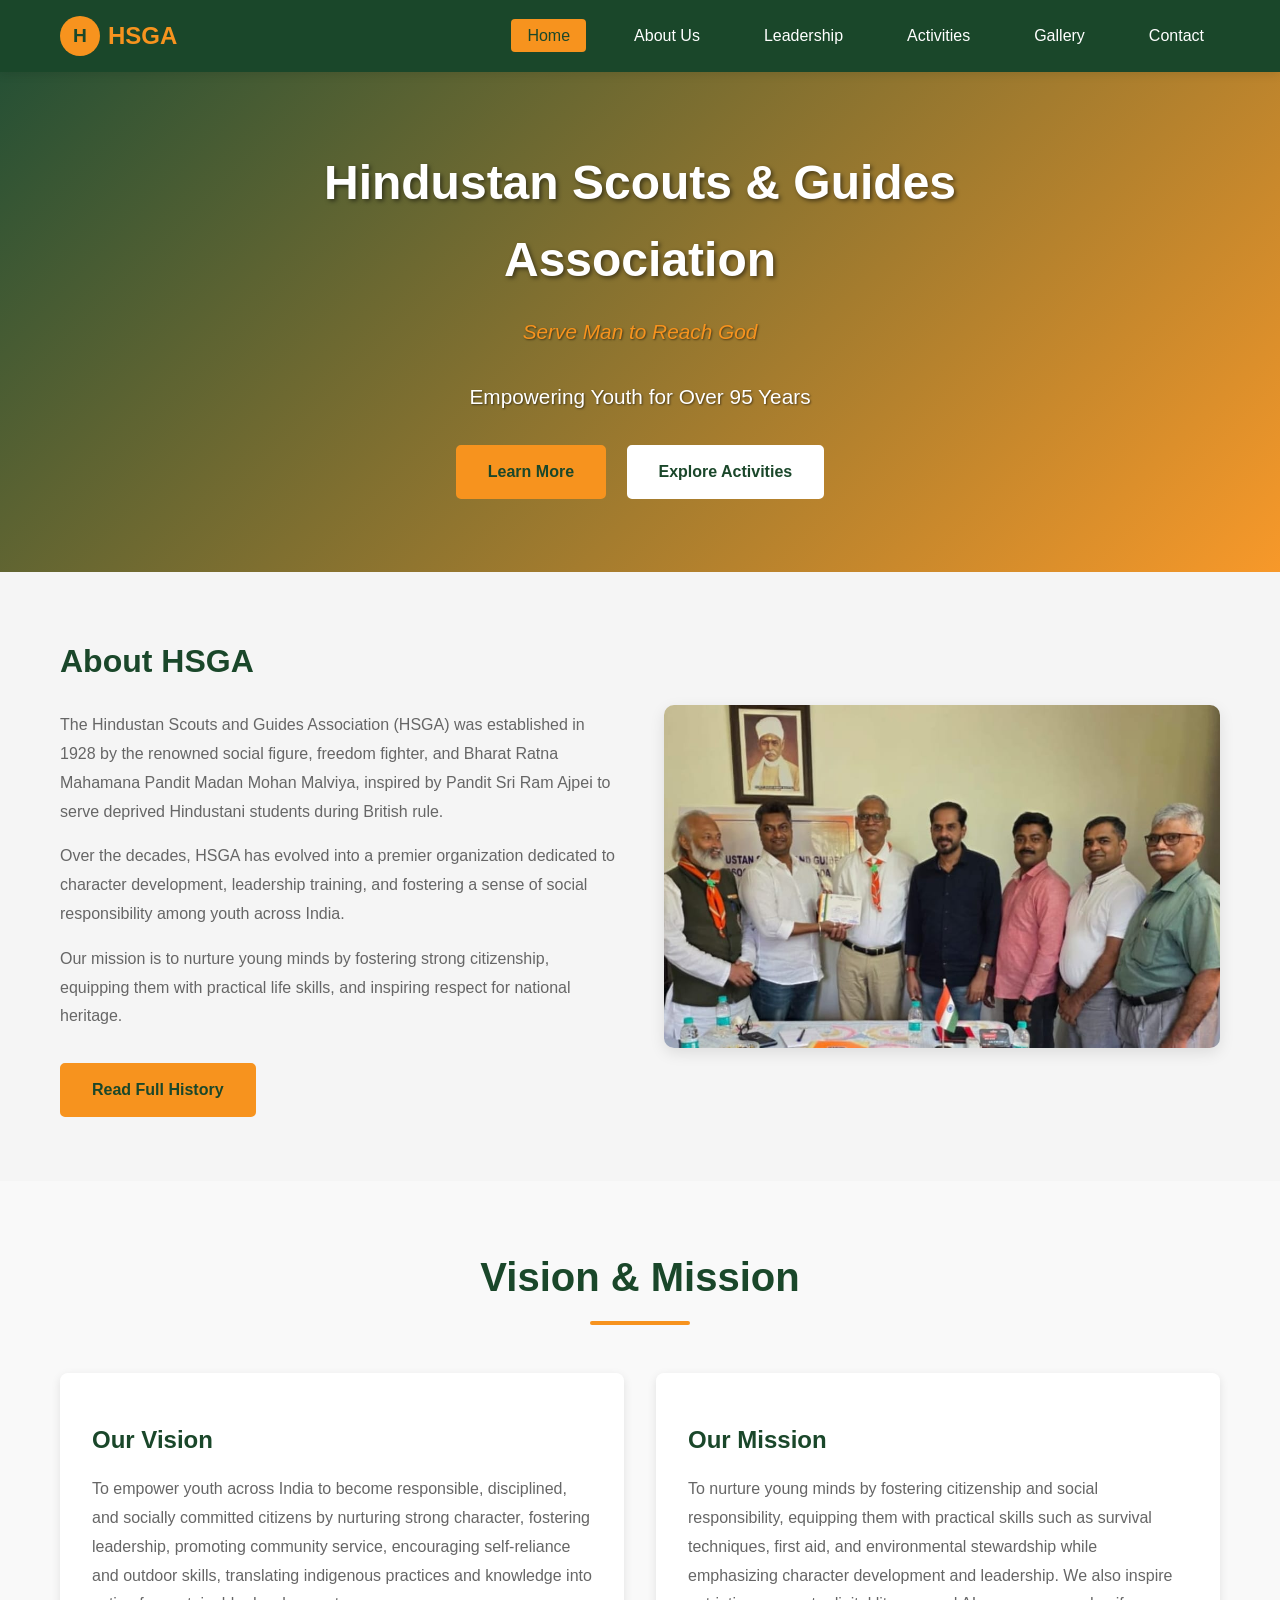
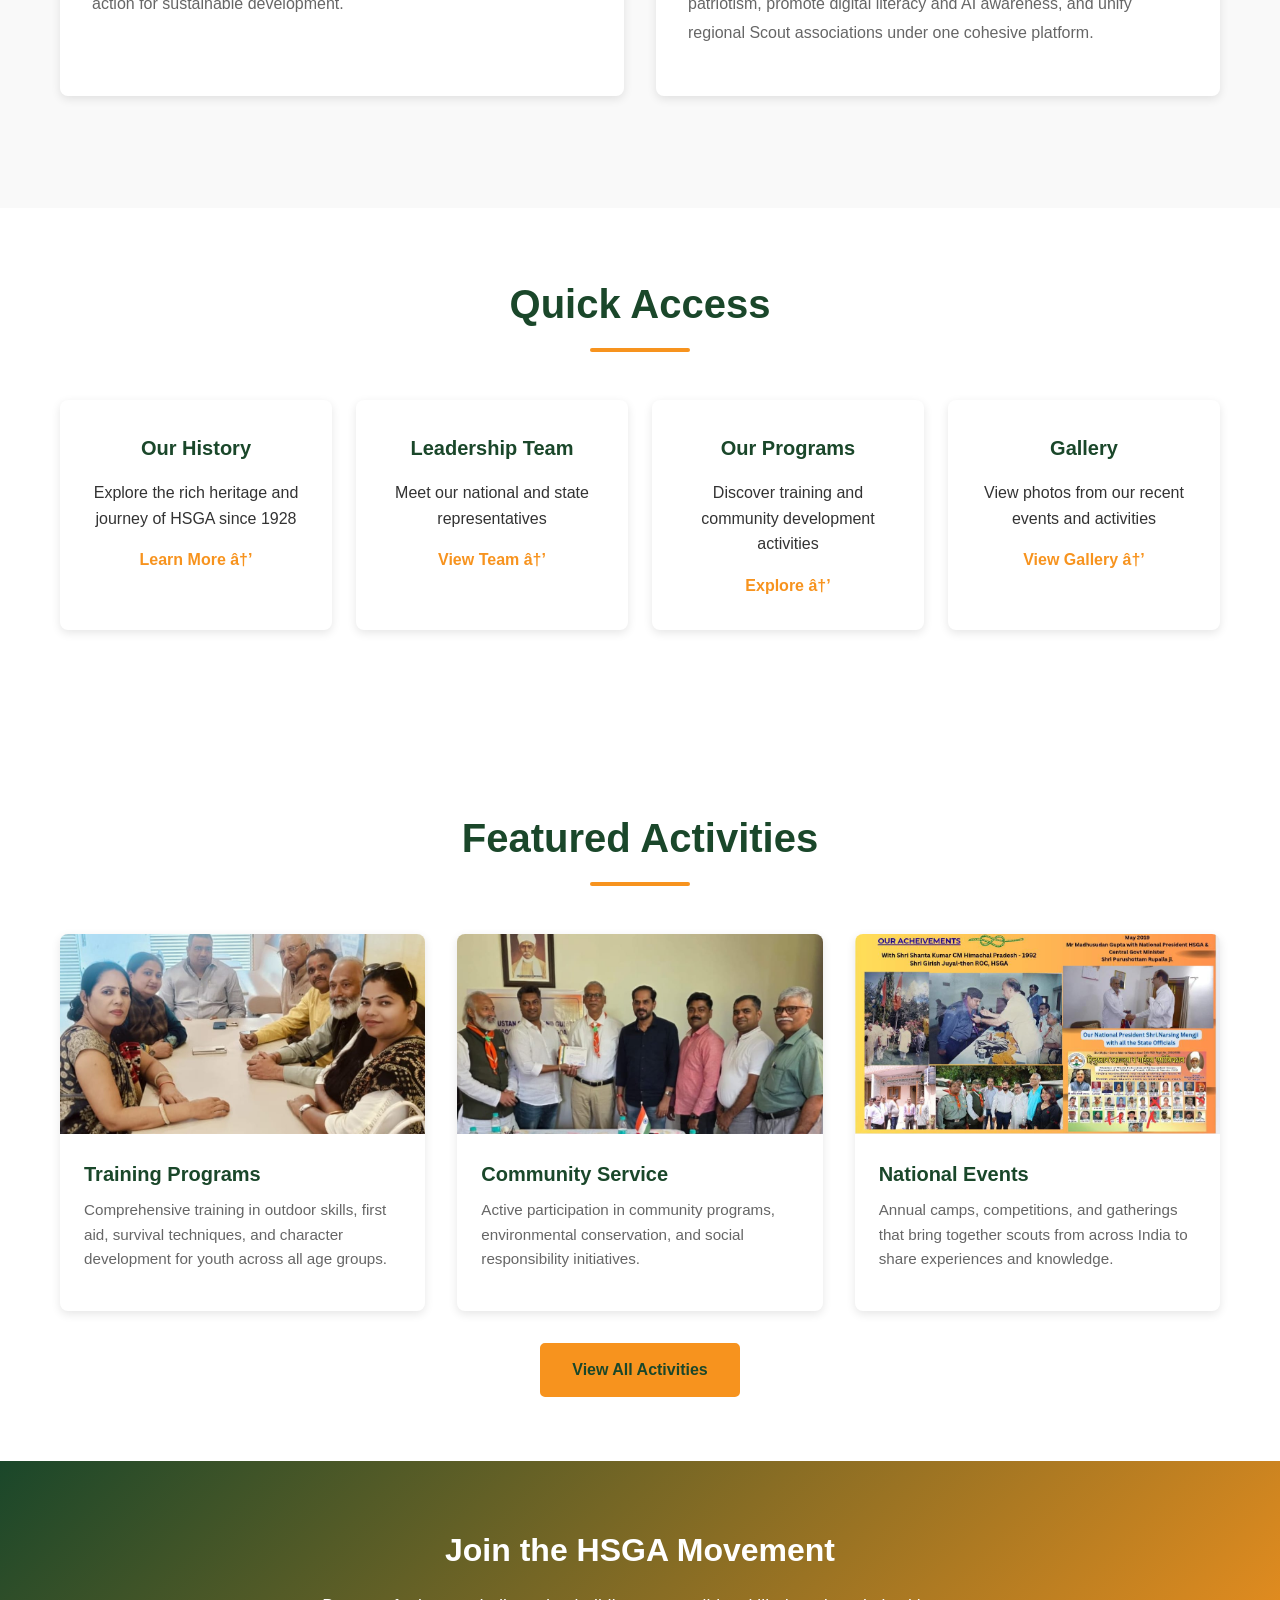
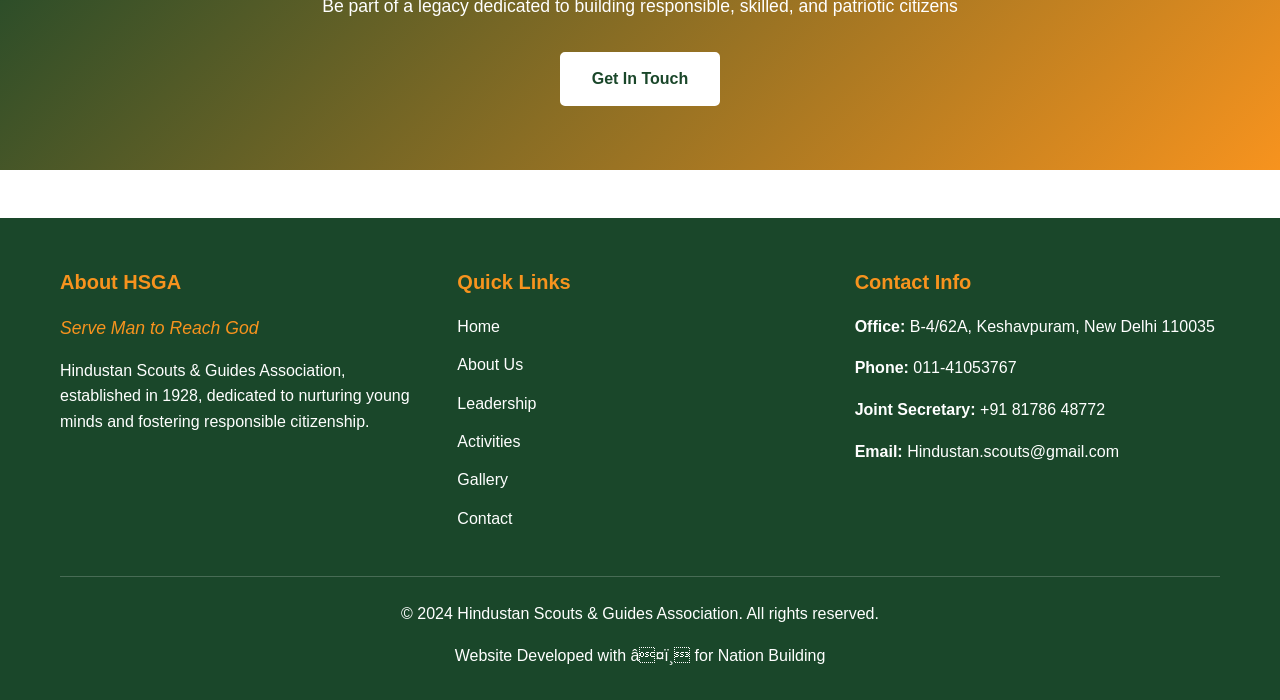
<file: index.html>
﻿<!DOCTYPE html>
<html lang="en">
<head>
    <meta charset="UTF-8">
    <meta name="viewport" content="width=device-width, initial-scale=1.0">
    <title>Home - Hindustan Scouts & Guides Association</title>
    <link rel="stylesheet" href="css/style.css">
</head>
<body>
    <!-- Navigation Bar -->
    <nav class="navbar">
        <div class="nav-container">
            <div class="logo">
                <div class="logo-icon">H</div>
                HSGA
            </div>
            <ul class="nav-links">
                <li><a href="index.html" class="active">Home</a></li>
                <li><a href="about.html">About Us</a></li>
                <li><a href="leadership.html">Leadership</a></li>
                <li><a href="activities.html">Activities</a></li>
                <li><a href="gallery.html">Gallery</a></li>
                <li><a href="contact.html">Contact</a></li>
            </ul>
            <div class="hamburger">
                <span></span>
                <span></span>
                <span></span>
            </div>
        </div>
    </nav>

    <!-- Hero Section -->
    <section class="hero">
        <div class="hero-content">
            <h1>Hindustan Scouts & Guides Association</h1>
            <p class="motto">Serve Man to Reach God</p>
            <p>Empowering Youth for Over 95 Years</p>
            <div style="margin-top: 2rem;">
                <a href="about.html" class="btn">Learn More</a>
                <a href="#activities-preview" class="btn btn-secondary" style="margin-left: 1rem;">Explore Activities</a>
            </div>
        </div>
    </section>

    <!-- Introduction Section -->
    <section class="section intro-section">
        <div class="container">
            <div class="intro-grid">
                <div class="intro-content">
                    <h2>About HSGA</h2>
                    <p>The Hindustan Scouts and Guides Association (HSGA) was established in 1928 by the renowned social figure, freedom fighter, and Bharat Ratna Mahamana Pandit Madan Mohan Malviya, inspired by Pandit Sri Ram Ajpei to serve deprived Hindustani students during British rule.</p>
                    <p>Over the decades, HSGA has evolved into a premier organization dedicated to character development, leadership training, and fostering a sense of social responsibility among youth across India.</p>
                    <p>Our mission is to nurture young minds by fostering strong citizenship, equipping them with practical life skills, and inspiring respect for national heritage.</p>
                    <a href="about.html" class="btn" style="margin-top: 1rem;">Read Full History</a>
                </div>
                <div class="intro-image">
                    <img src="HSGA/Goa team.jpeg" alt="HSGA Team">
                </div>
            </div>
        </div>
    </section>

    <!-- Vision & Mission Section -->
    <section class="section" style="background-color: #f9f9f9;">
        <div class="container">
            <h2 class="section-title">Vision & Mission</h2>
            <div class="vision-mission-grid">
                <div class="card">
                    <div class="card-icon"></div>
                    <h3>Our Vision</h3>
                    <p>To empower youth across India to become responsible, disciplined, and socially committed citizens by nurturing strong character, fostering leadership, promoting community service, encouraging self-reliance and outdoor skills, translating indigenous practices and knowledge into action for sustainable development.</p>
                </div>
                <div class="card">
                    <div class="card-icon"></div>
                    <h3>Our Mission</h3>
                    <p>To nurture young minds by fostering citizenship and social responsibility, equipping them with practical skills such as survival techniques, first aid, and environmental stewardship while emphasizing character development and leadership. We also inspire patriotism, promote digital literacy and AI awareness, and unify regional Scout associations under one cohesive platform.</p>
                </div>
            </div>
        </div>
    </section>

    <!-- Quick Links Section -->
    <section class="section">
        <div class="container">
            <h2 class="section-title">Quick Access</h2>
            <div class="quick-links">
                <div class="quick-link">
                    <h4>Our History</h4>
                    <p>Explore the rich heritage and journey of HSGA since 1928</p>
                    <a href="about.html">Learn More â†’</a>
                </div>
                <div class="quick-link">
                    <h4>Leadership Team</h4>
                    <p>Meet our national and state representatives</p>
                    <a href="leadership.html">View Team â†’</a>
                </div>
                <div class="quick-link">
                    <h4>Our Programs</h4>
                    <p>Discover training and community development activities</p>
                    <a href="activities.html">Explore â†’</a>
                </div>
                <div class="quick-link">
                    <h4>Gallery</h4>
                    <p>View photos from our recent events and activities</p>
                    <a href="gallery.html">View Gallery â†’</a>
                </div>
            </div>
        </div>
    </section>

    <!-- Activities Preview Section -->
    <section class="section" id="activities-preview">
        <div class="container">
            <h2 class="section-title">Featured Activities</h2>
            <div class="activities-grid">
                <div class="activity-card">
                    <div class="activity-image">
                        <img src="HSGA/Haryana Team.jpeg" alt="Training Programs">
                    </div>
                    <div class="activity-content">
                        <h4>Training Programs</h4>
                        <p>Comprehensive training in outdoor skills, first aid, survival techniques, and character development for youth across all age groups.</p>
                    </div>
                </div>
                <div class="activity-card">
                    <div class="activity-image">
                        <img src="HSGA/Goa team.jpeg" alt="Community Service">
                    </div>
                    <div class="activity-content">
                        <h4>Community Service</h4>
                        <p>Active participation in community programs, environmental conservation, and social responsibility initiatives.</p>
                    </div>
                </div>
                <div class="activity-card">
                    <div class="activity-image">
                        <img src="HSGA/WhatsApp Image 2026-02-27 at 12.59.08 PM.jpeg" alt="National Events">
                    </div>
                    <div class="activity-content">
                        <h4>National Events</h4>
                        <p>Annual camps, competitions, and gatherings that bring together scouts from across India to share experiences and knowledge.</p>
                    </div>
                </div>
            </div>
            <div style="text-align: center; margin-top: 2rem;">
                <a href="activities.html" class="btn">View All Activities</a>
            </div>
        </div>
    </section>

    <!-- Call to Action Section -->
    <section class="section" style="background: linear-gradient(135deg, #1a472a, #f7931e); color: white;">
        <div class="container">
            <h2 style="color: white; text-align: center; font-size: 2rem;">Join the HSGA Movement</h2>
            <p style="text-align: center; font-size: 1.1rem; margin-bottom: 2rem;">Be part of a legacy dedicated to building responsible, skilled, and patriotic citizens</p>
            <div style="text-align: center;">
                <a href="contact.html" class="btn btn-secondary">Get In Touch</a>
            </div>
        </div>
    </section>

    <!-- Footer -->
    <footer>
        <div class="container">
            <div class="footer-content">
                <div class="footer-section">
                    <h4>About HSGA</h4>
                    <div class="motto">Serve Man to Reach God</div>
                    <p>Hindustan Scouts & Guides Association, established in 1928, dedicated to nurturing young minds and fostering responsible citizenship.</p>
                </div>
                <div class="footer-section">
                    <h4>Quick Links</h4>
                    <ul>
                        <li><a href="index.html">Home</a></li>
                        <li><a href="about.html">About Us</a></li>
                        <li><a href="leadership.html">Leadership</a></li>
                        <li><a href="activities.html">Activities</a></li>
                        <li><a href="gallery.html">Gallery</a></li>
                        <li><a href="contact.html">Contact</a></li>
                    </ul>
                </div>
                <div class="footer-section">
                    <h4>Contact Info</h4>
                    <p><strong>Office:</strong> B-4/62A, Keshavpuram, New Delhi 110035</p>
                    <p><strong>Phone:</strong> 011-41053767</p>
                    <p><strong>Joint Secretary:</strong> +91 81786 48772</p>
                    <p><strong>Email:</strong> <a href="mailto:Hindustan.scouts@gmail.com">Hindustan.scouts@gmail.com</a></p>
                </div>
            </div>
            <div class="footer-bottom">
                <p>&copy; 2024 Hindustan Scouts & Guides Association. All rights reserved.</p>
                <p>Website Developed with â¤ï¸ for Nation Building</p>
            </div>
        </div>
    </footer>

    <script src="js/script.js"></script>
</body>
</html>
</file>
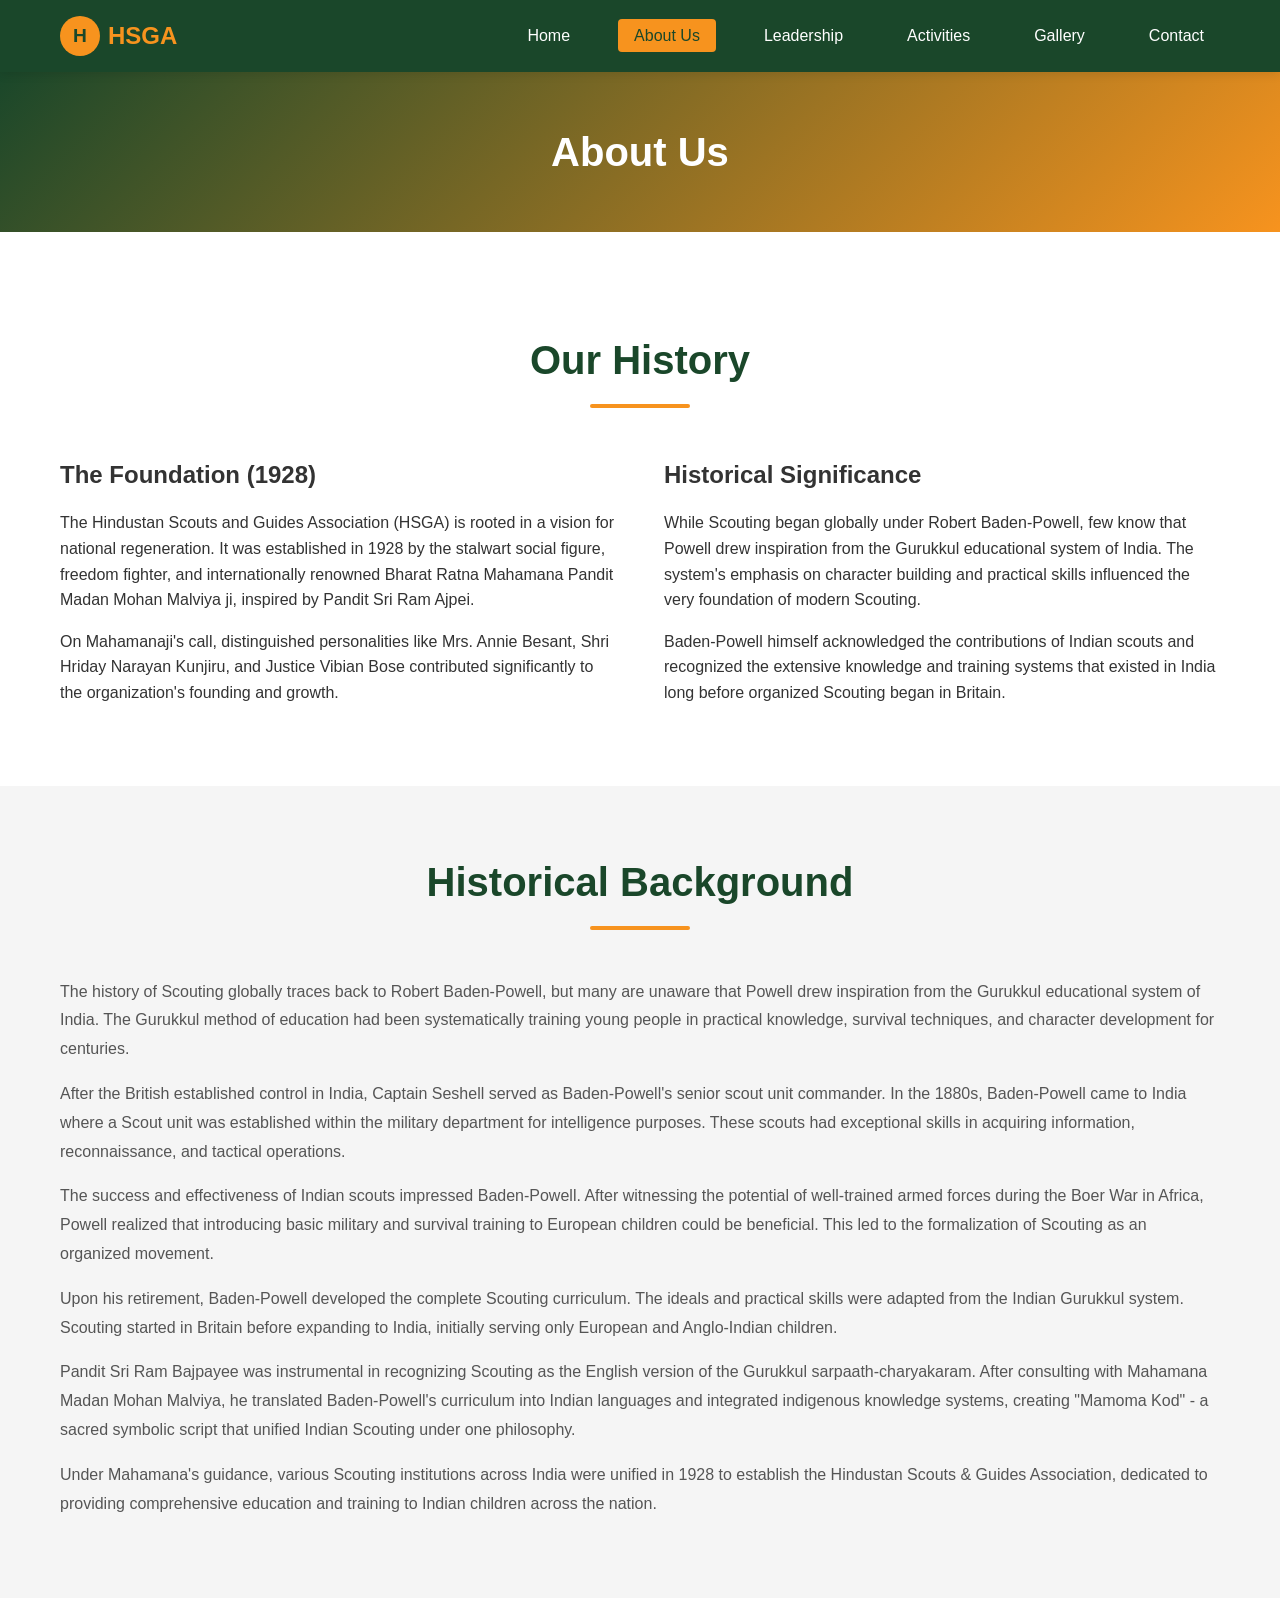
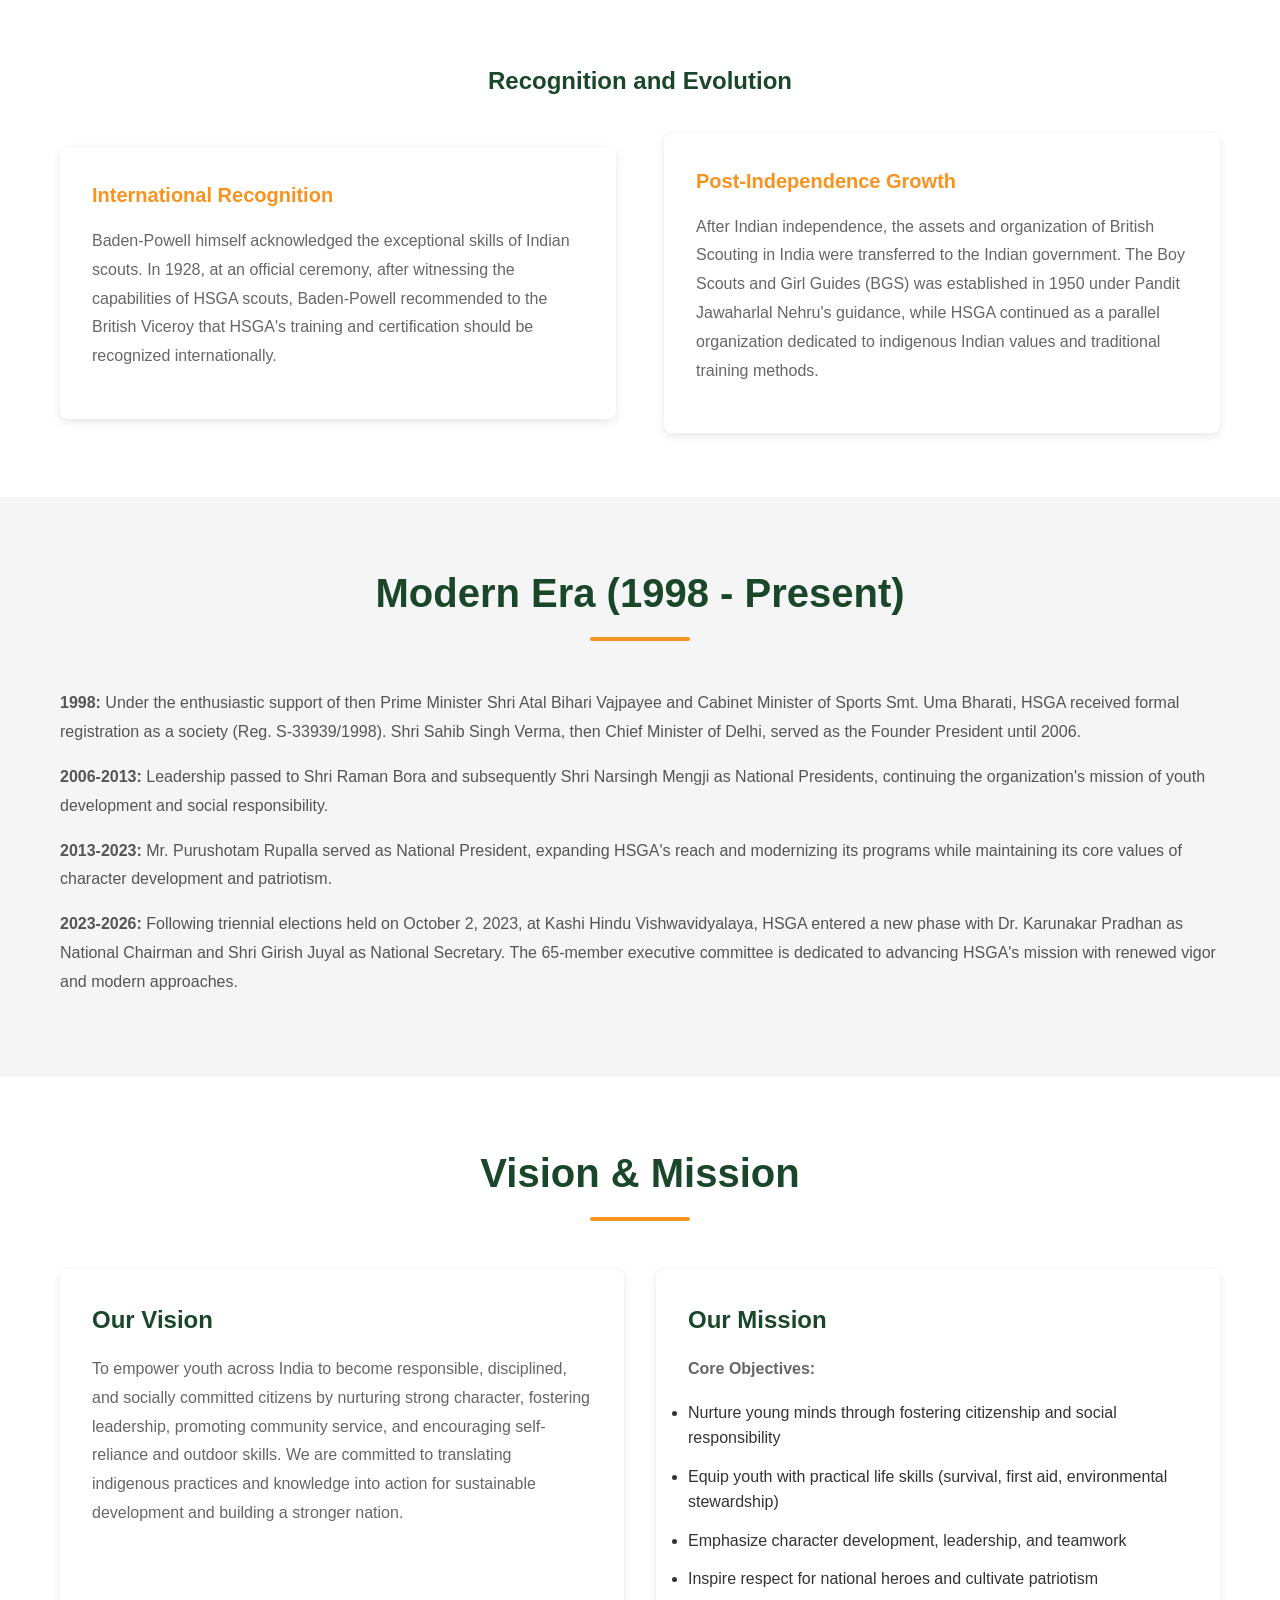
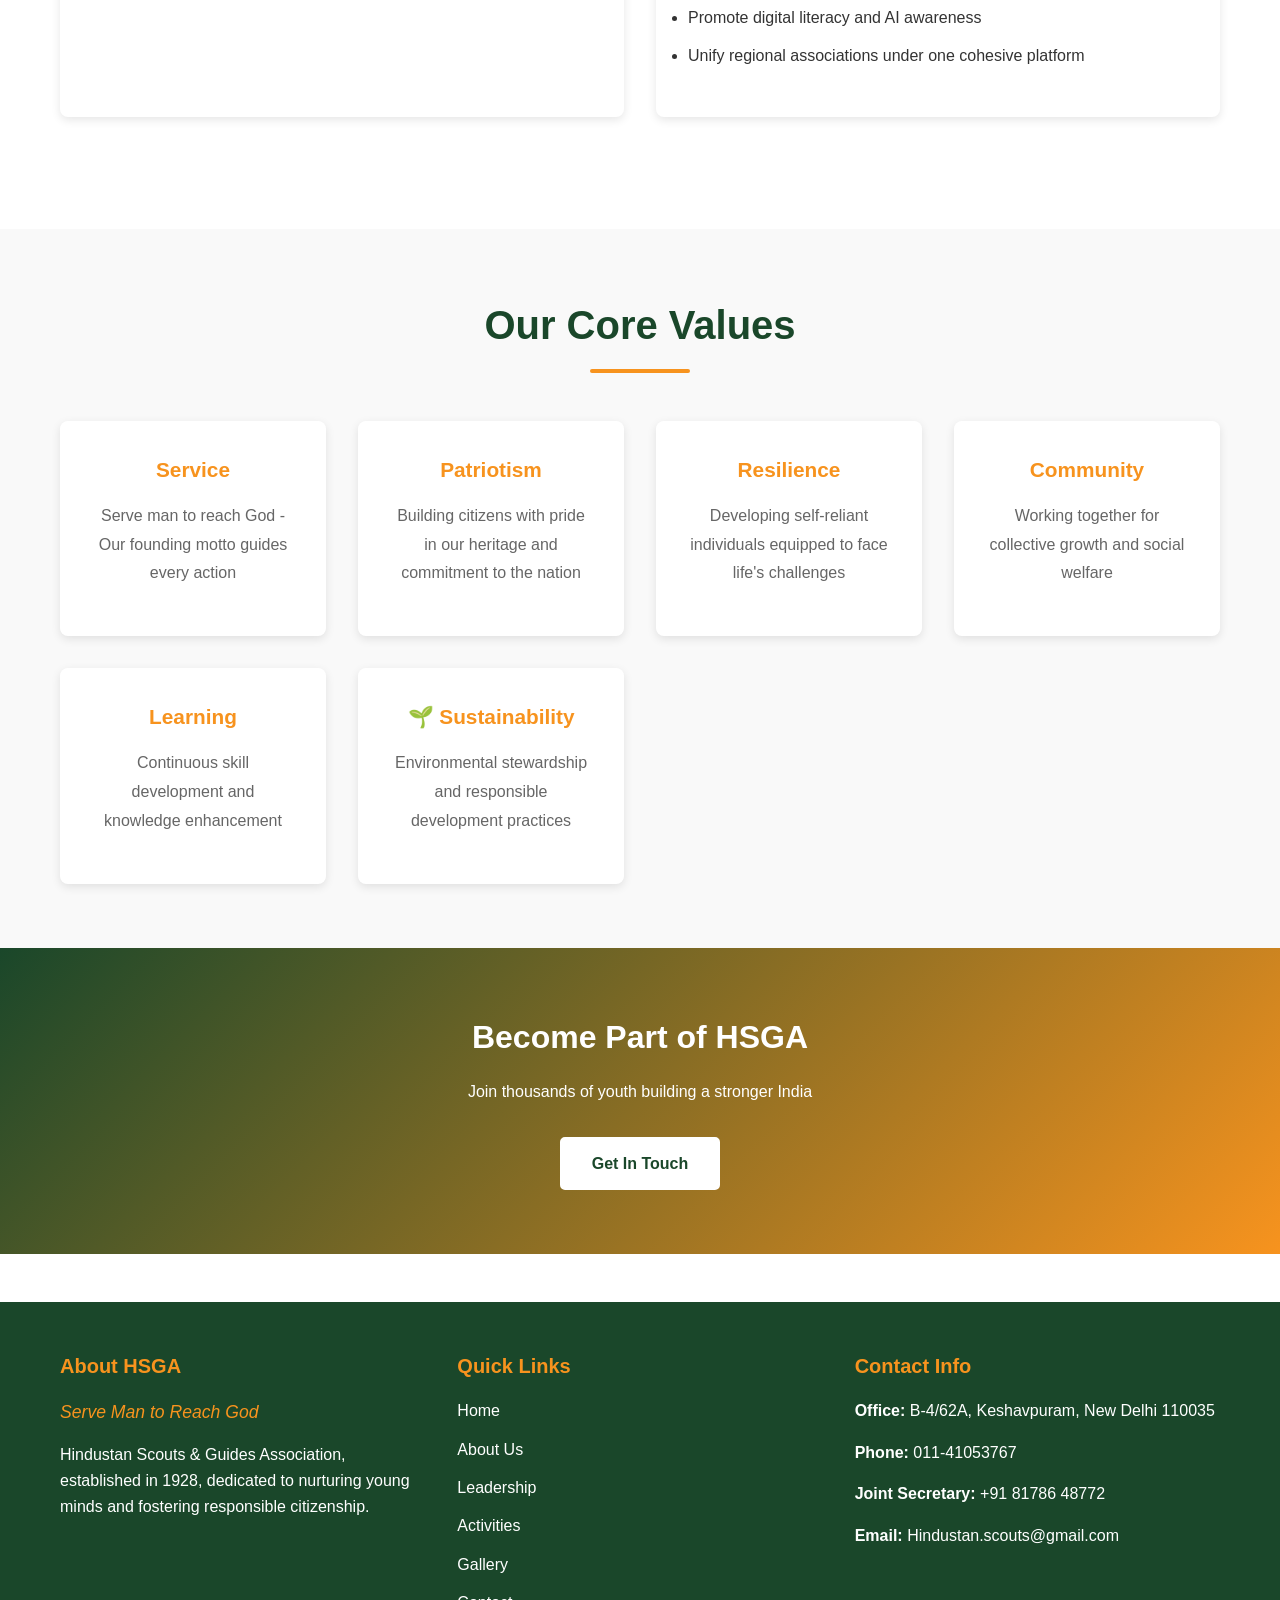
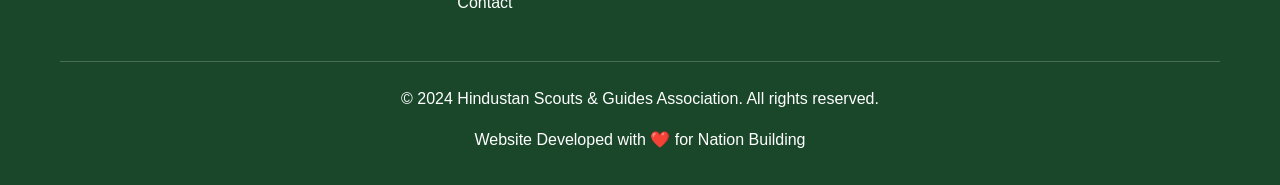
<file: about.html>
<!DOCTYPE html>
<html lang="en">
<head>
    <meta charset="UTF-8">
    <meta name="viewport" content="width=device-width, initial-scale=1.0">
    <title>About Us - Hindustan Scouts & Guides Association</title>
    <link rel="stylesheet" href="css/style.css">
</head>
<body>
    <!-- Navigation Bar -->
    <nav class="navbar">
        <div class="nav-container">
            <div class="logo">
                <div class="logo-icon">H</div>
                HSGA
            </div>
            <ul class="nav-links">
                <li><a href="index.html">Home</a></li>
                <li><a href="about.html" class="active">About Us</a></li>
                <li><a href="leadership.html">Leadership</a></li>
                <li><a href="activities.html">Activities</a></li>
                <li><a href="gallery.html">Gallery</a></li>
                <li><a href="contact.html">Contact</a></li>
            </ul>
            <div class="hamburger">
                <span></span>
                <span></span>
                <span></span>
            </div>
        </div>
    </nav>

    <!-- Page Title -->
    <div class="page-title">
        <h1>About Us</h1>
    </div>

    <!-- History Section -->
    <section class="section">
        <div class="container">
            <h2 class="section-title">Our History</h2>
            <div class="intro-grid">
                <div>
                    <h3>The Foundation (1928)</h3>
                    <p>The Hindustan Scouts and Guides Association (HSGA) is rooted in a vision for national regeneration. It was established in 1928 by the stalwart social figure, freedom fighter, and internationally renowned Bharat Ratna Mahamana Pandit Madan Mohan Malviya ji, inspired by Pandit Sri Ram Ajpei.</p>
                    <p>On Mahamanaji's call, distinguished personalities like Mrs. Annie Besant, Shri Hriday Narayan Kunjiru, and Justice Vibian Bose contributed significantly to the organization's founding and growth.</p>
                </div>
                <div>
                    <h3>Historical Significance</h3>
                    <p>While Scouting began globally under Robert Baden-Powell, few know that Powell drew inspiration from the Gurukkul educational system of India. The system's emphasis on character building and practical skills influenced the very foundation of modern Scouting.</p>
                    <p>Baden-Powell himself acknowledged the contributions of Indian scouts and recognized the extensive knowledge and training systems that existed in India long before organized Scouting began in Britain.</p>
                </div>
            </div>
        </div>
    </section>

    <!-- Deep History Section -->
    <section class="section" style="background-color: #f5f5f5;">
        <div class="container">
            <h2 class="section-title">Historical Background</h2>
            <div style="line-height: 1.8; color: #555; font-size: 1.05rem;">
                <p>The history of Scouting globally traces back to Robert Baden-Powell, but many are unaware that Powell drew inspiration from the Gurukkul educational system of India. The Gurukkul method of education had been systematically training young people in practical knowledge, survival techniques, and character development for centuries.</p>
                
                <p>After the British established control in India, Captain Seshell served as Baden-Powell's senior scout unit commander. In the 1880s, Baden-Powell came to India where a Scout unit was established within the military department for intelligence purposes. These scouts had exceptional skills in acquiring information, reconnaissance, and tactical operations.</p>
                
                <p>The success and effectiveness of Indian scouts impressed Baden-Powell. After witnessing the potential of well-trained armed forces during the Boer War in Africa, Powell realized that introducing basic military and survival training to European children could be beneficial. This led to the formalization of Scouting as an organized movement.</p>
                
                <p>Upon his retirement, Baden-Powell developed the complete Scouting curriculum. The ideals and practical skills were adapted from the Indian Gurukkul system. Scouting started in Britain before expanding to India, initially serving only European and Anglo-Indian children.</p>
                
                <p>Pandit Sri Ram Bajpayee was instrumental in recognizing Scouting as the English version of the Gurukkul sarpaath-charyakaram. After consulting with Mahamana Madan Mohan Malviya, he translated Baden-Powell's curriculum into Indian languages and integrated indigenous knowledge systems, creating "Mamoma Kod" - a sacred symbolic script that unified Indian Scouting under one philosophy.</p>
                
                <p>Under Mahamana's guidance, various Scouting institutions across India were unified in 1928 to establish the Hindustan Scouts & Guides Association, dedicated to providing comprehensive education and training to Indian children across the nation.</p>
            </div>
        </div>
    </section>

    <!-- British Recognition Section -->
    <section class="section">
        <div class="container">
            <h3 style="text-align: center; color: #1a472a; margin-bottom: 2rem;">Recognition and Evolution</h3>
            <div class="intro-grid">
                <div class="card">
                    <h4 style="color: #f7931e;">International Recognition</h4>
                    <p>Baden-Powell himself acknowledged the exceptional skills of Indian scouts. In 1928, at an official ceremony, after witnessing the capabilities of HSGA scouts, Baden-Powell recommended to the British Viceroy that HSGA's training and certification should be recognized internationally.</p>
                </div>
                <div class="card">
                    <h4 style="color: #f7931e;">Post-Independence Growth</h4>
                    <p>After Indian independence, the assets and organization of British Scouting in India were transferred to the Indian government. The Boy Scouts and Girl Guides (BGS) was established in 1950 under Pandit Jawaharlal Nehru's guidance, while HSGA continued as a parallel organization dedicated to indigenous Indian values and traditional training methods.</p>
                </div>
            </div>
        </div>
    </section>

    <!-- Modern History Section -->
    <section class="section" style="background-color: #f5f5f5;">
        <div class="container">
            <h2 class="section-title">Modern Era (1998 - Present)</h2>
            <div style="line-height: 1.8; color: #555;">
                <p><strong>1998:</strong> Under the enthusiastic support of then Prime Minister Shri Atal Bihari Vajpayee and Cabinet Minister of Sports Smt. Uma Bharati, HSGA received formal registration as a society (Reg. S-33939/1998). Shri Sahib Singh Verma, then Chief Minister of Delhi, served as the Founder President until 2006.</p>
                
                <p><strong>2006-2013:</strong> Leadership passed to Shri Raman Bora and subsequently Shri Narsingh Mengji as National Presidents, continuing the organization's mission of youth development and social responsibility.</p>
                
                <p><strong>2013-2023:</strong> Mr. Purushotam Rupalla served as National President, expanding HSGA's reach and modernizing its programs while maintaining its core values of character development and patriotism.</p>
                
                <p><strong>2023-2026:</strong> Following triennial elections held on October 2, 2023, at Kashi Hindu Vishwavidyalaya, HSGA entered a new phase with Dr. Karunakar Pradhan as National Chairman and Shri Girish Juyal as National Secretary. The 65-member executive committee is dedicated to advancing HSGA's mission with renewed vigor and modern approaches.</p>
            </div>
        </div>
    </section>

    <!-- Vision & Mission Detailed Section -->
    <section class="section">
        <div class="container">
            <h2 class="section-title">Vision & Mission</h2>
            
            <div class="vision-mission-grid">
                <div class="card">
                    <h3 style="color: #1a472a;">Our Vision</h3>
                    <p>To empower youth across India to become responsible, disciplined, and socially committed citizens by nurturing strong character, fostering leadership, promoting community service, and encouraging self-reliance and outdoor skills. We are committed to translating indigenous practices and knowledge into action for sustainable development and building a stronger nation.</p>
                </div>
                <div class="card">
                    <h3 style="color: #1a472a;">Our Mission</h3>
                    <p style="margin-bottom: 1rem;"><strong>Core Objectives:</strong></p>
                    <ul style="margin-bottom: 1rem;">
                        <li style="margin-bottom: 0.8rem;">Nurture young minds through fostering citizenship and social responsibility</li>
                        <li style="margin-bottom: 0.8rem;">Equip youth with practical life skills (survival, first aid, environmental stewardship)</li>
                        <li style="margin-bottom: 0.8rem;">Emphasize character development, leadership, and teamwork</li>
                        <li style="margin-bottom: 0.8rem;">Inspire respect for national heroes and cultivate patriotism</li>
                        <li style="margin-bottom: 0.8rem;">Promote digital literacy and AI awareness</li>
                        <li style="margin-bottom: 0.8rem;">Unify regional associations under one cohesive platform</li>
                    </ul>
                </div>
            </div>
        </div>
    </section>

    <!-- Values Section -->
    <section class="section" style="background-color: #f9f9f9;">
        <div class="container">
            <h2 class="section-title">Our Core Values</h2>
            <div style="display: grid; grid-template-columns: repeat(auto-fit, minmax(250px, 1fr)); gap: 2rem;">
                <div class="card" style="text-align: center;">
                    <h4 style="color: #f7931e; font-size: 1.3rem;">Service</h4>
                    <p>Serve man to reach God - Our founding motto guides every action</p>
                </div>
                <div class="card" style="text-align: center;">
                    <h4 style="color: #f7931e; font-size: 1.3rem;">Patriotism</h4>
                    <p>Building citizens with pride in our heritage and commitment to the nation</p>
                </div>
                <div class="card" style="text-align: center;">
                    <h4 style="color: #f7931e; font-size: 1.3rem;">Resilience</h4>
                    <p>Developing self-reliant individuals equipped to face life's challenges</p>
                </div>
                <div class="card" style="text-align: center;">
                    <h4 style="color: #f7931e; font-size: 1.3rem;">Community</h4>
                    <p>Working together for collective growth and social welfare</p>
                </div>
                <div class="card" style="text-align: center;">
                    <h4 style="color: #f7931e; font-size: 1.3rem;">Learning</h4>
                    <p>Continuous skill development and knowledge enhancement</p>
                </div>
                <div class="card" style="text-align: center;">
                    <h4 style="color: #f7931e; font-size: 1.3rem;">🌱 Sustainability</h4>
                    <p>Environmental stewardship and responsible development practices</p>
                </div>
            </div>
        </div>
    </section>

    <!-- Call to Action Section -->
    <section class="section" style="background: linear-gradient(135deg, #1a472a, #f7931e); color: white;">
        <div class="container">
            <h2 style="color: white; text-align: center;">Become Part of HSGA</h2>
            <p style="text-align: center; margin-bottom: 2rem;">Join thousands of youth building a stronger India</p>
            <div style="text-align: center;">
                <a href="contact.html" class="btn btn-secondary">Get In Touch</a>
            </div>
        </div>
    </section>

    <!-- Footer -->
    <footer>
        <div class="container">
            <div class="footer-content">
                <div class="footer-section">
                    <h4>About HSGA</h4>
                    <div class="motto">Serve Man to Reach God</div>
                    <p>Hindustan Scouts & Guides Association, established in 1928, dedicated to nurturing young minds and fostering responsible citizenship.</p>
                </div>
                <div class="footer-section">
                    <h4>Quick Links</h4>
                    <ul>
                        <li><a href="index.html">Home</a></li>
                        <li><a href="about.html">About Us</a></li>
                        <li><a href="leadership.html">Leadership</a></li>
                        <li><a href="activities.html">Activities</a></li>
                        <li><a href="gallery.html">Gallery</a></li>
                        <li><a href="contact.html">Contact</a></li>
                    </ul>
                </div>
                <div class="footer-section">
                    <h4>Contact Info</h4>
                    <p><strong>Office:</strong> B-4/62A, Keshavpuram, New Delhi 110035</p>
                    <p><strong>Phone:</strong> 011-41053767</p>
                    <p><strong>Joint Secretary:</strong> +91 81786 48772</p>
                    <p><strong>Email:</strong> <a href="mailto:Hindustan.scouts@gmail.com">Hindustan.scouts@gmail.com</a></p>
                </div>
            </div>
            <div class="footer-bottom">
                <p>&copy; 2024 Hindustan Scouts & Guides Association. All rights reserved.</p>
                <p>Website Developed with ❤️ for Nation Building</p>
            </div>
        </div>
    </footer>

    <script src="js/script.js"></script>
</body>
</html>
</file>
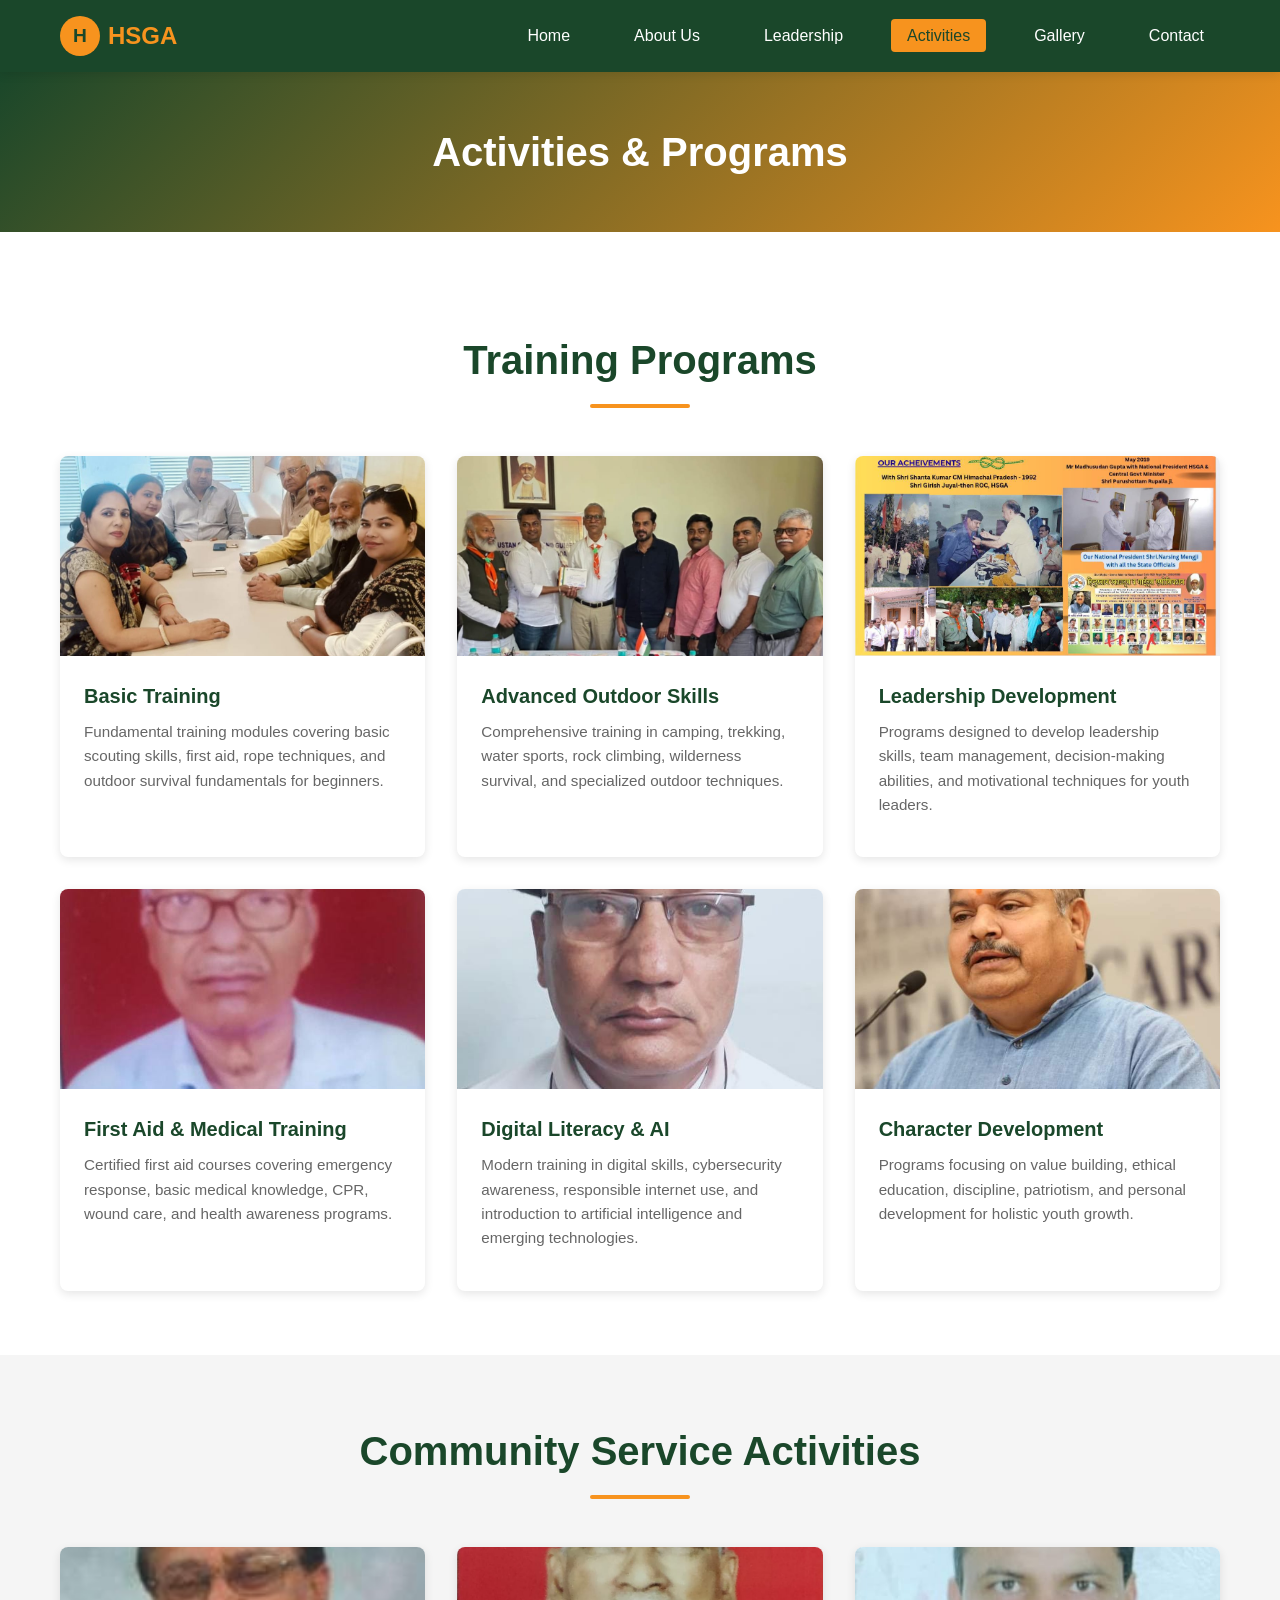
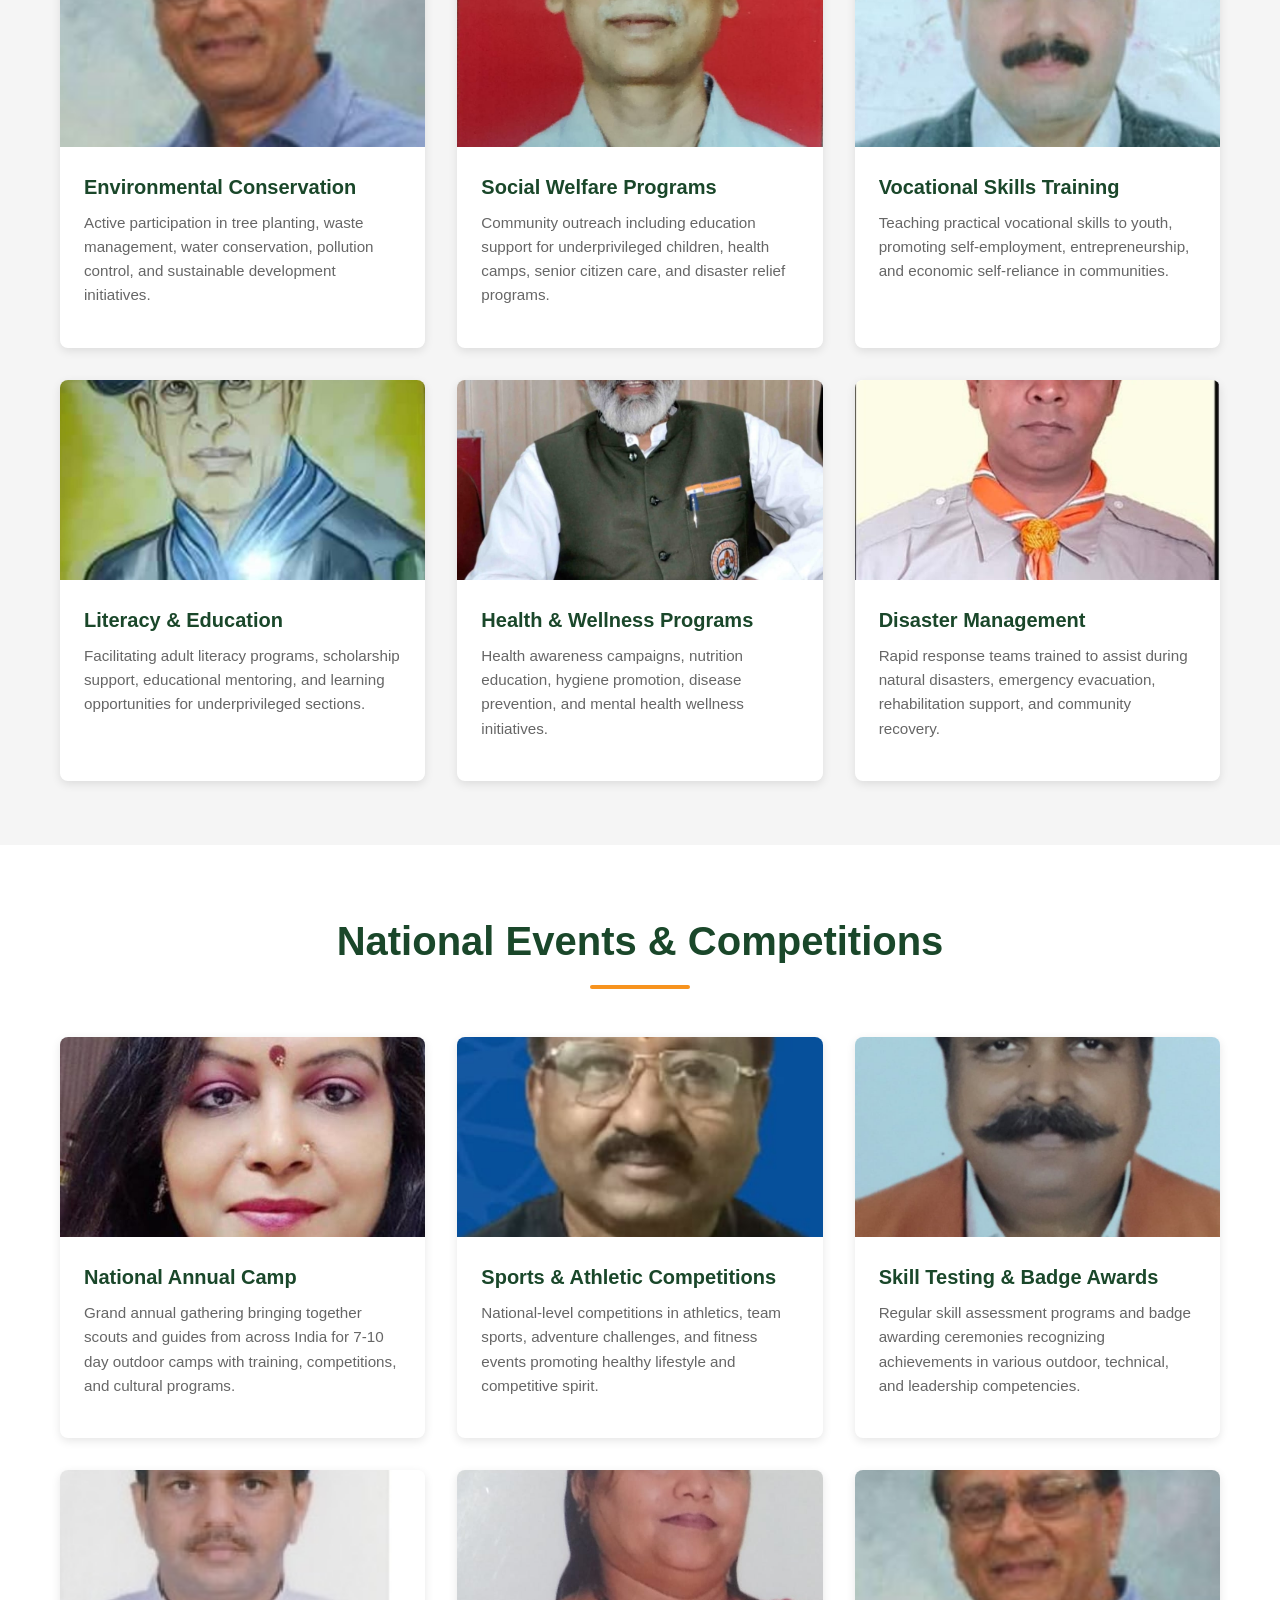
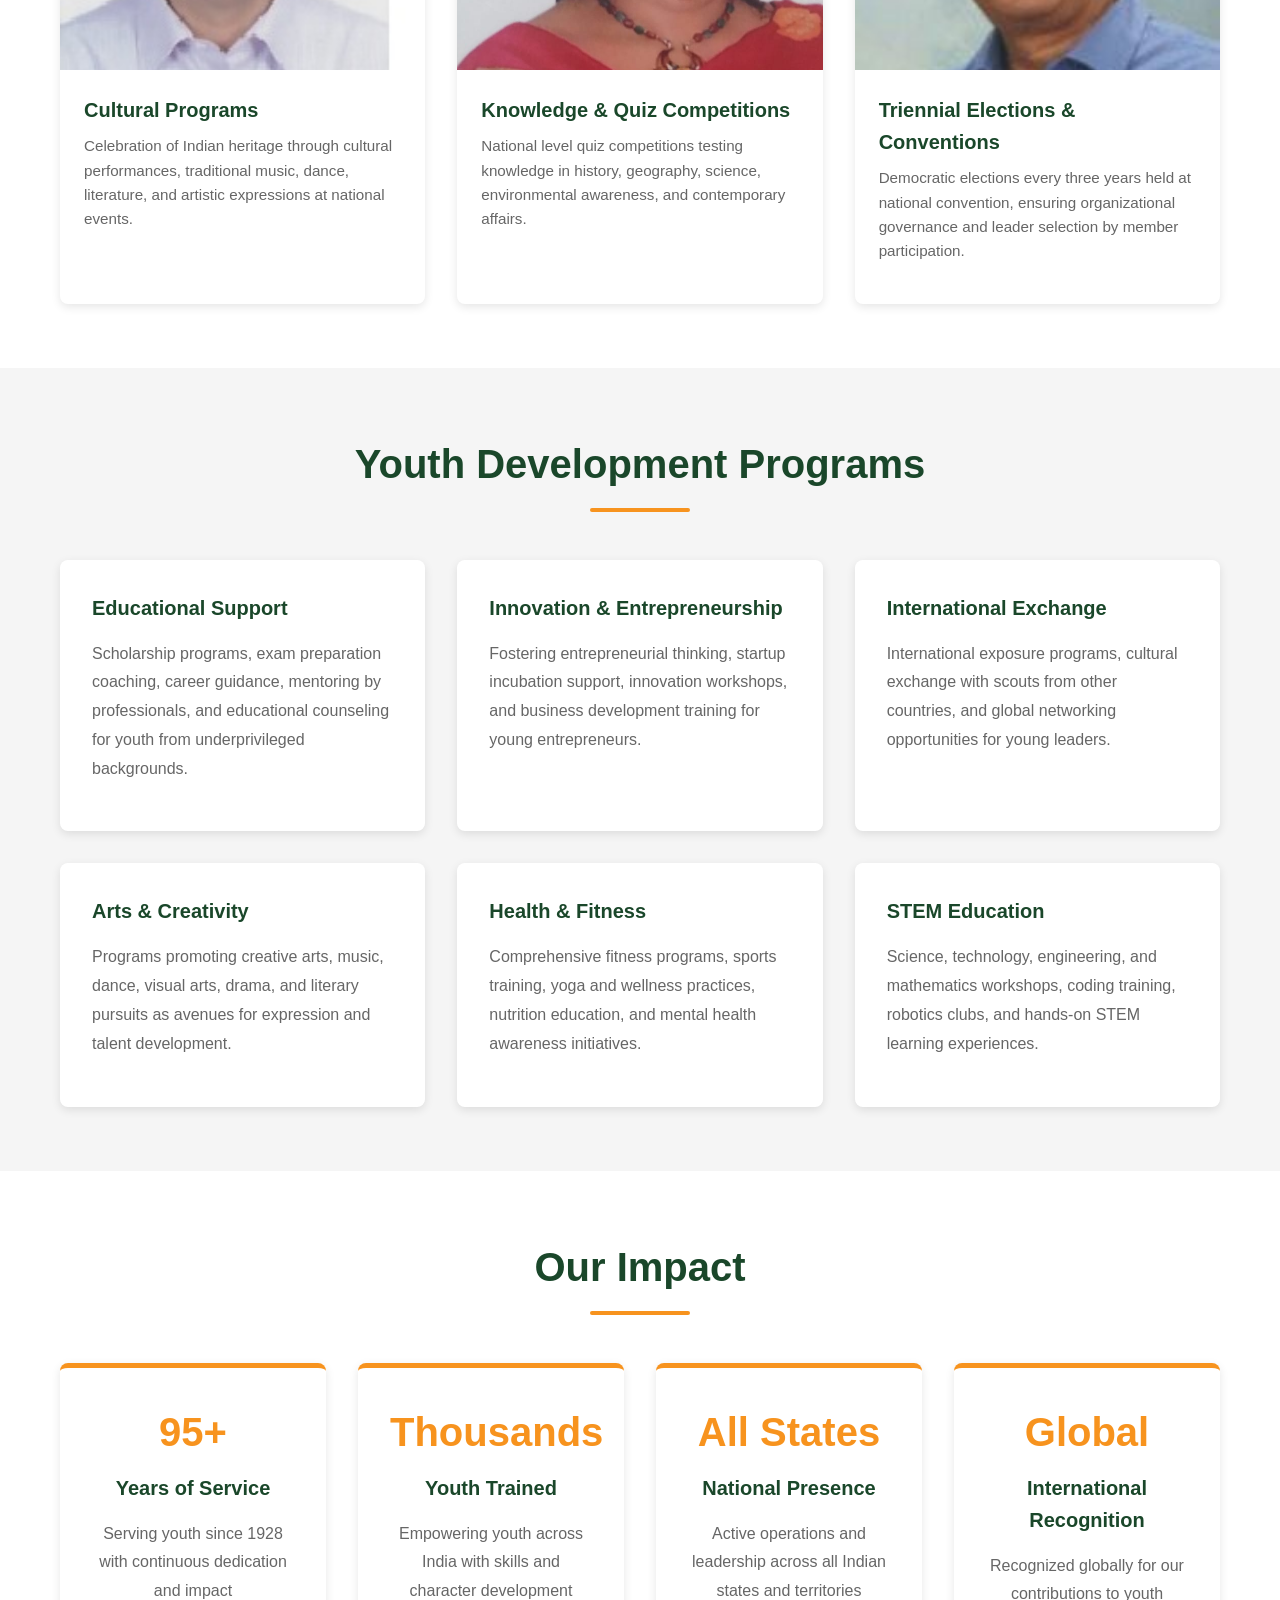
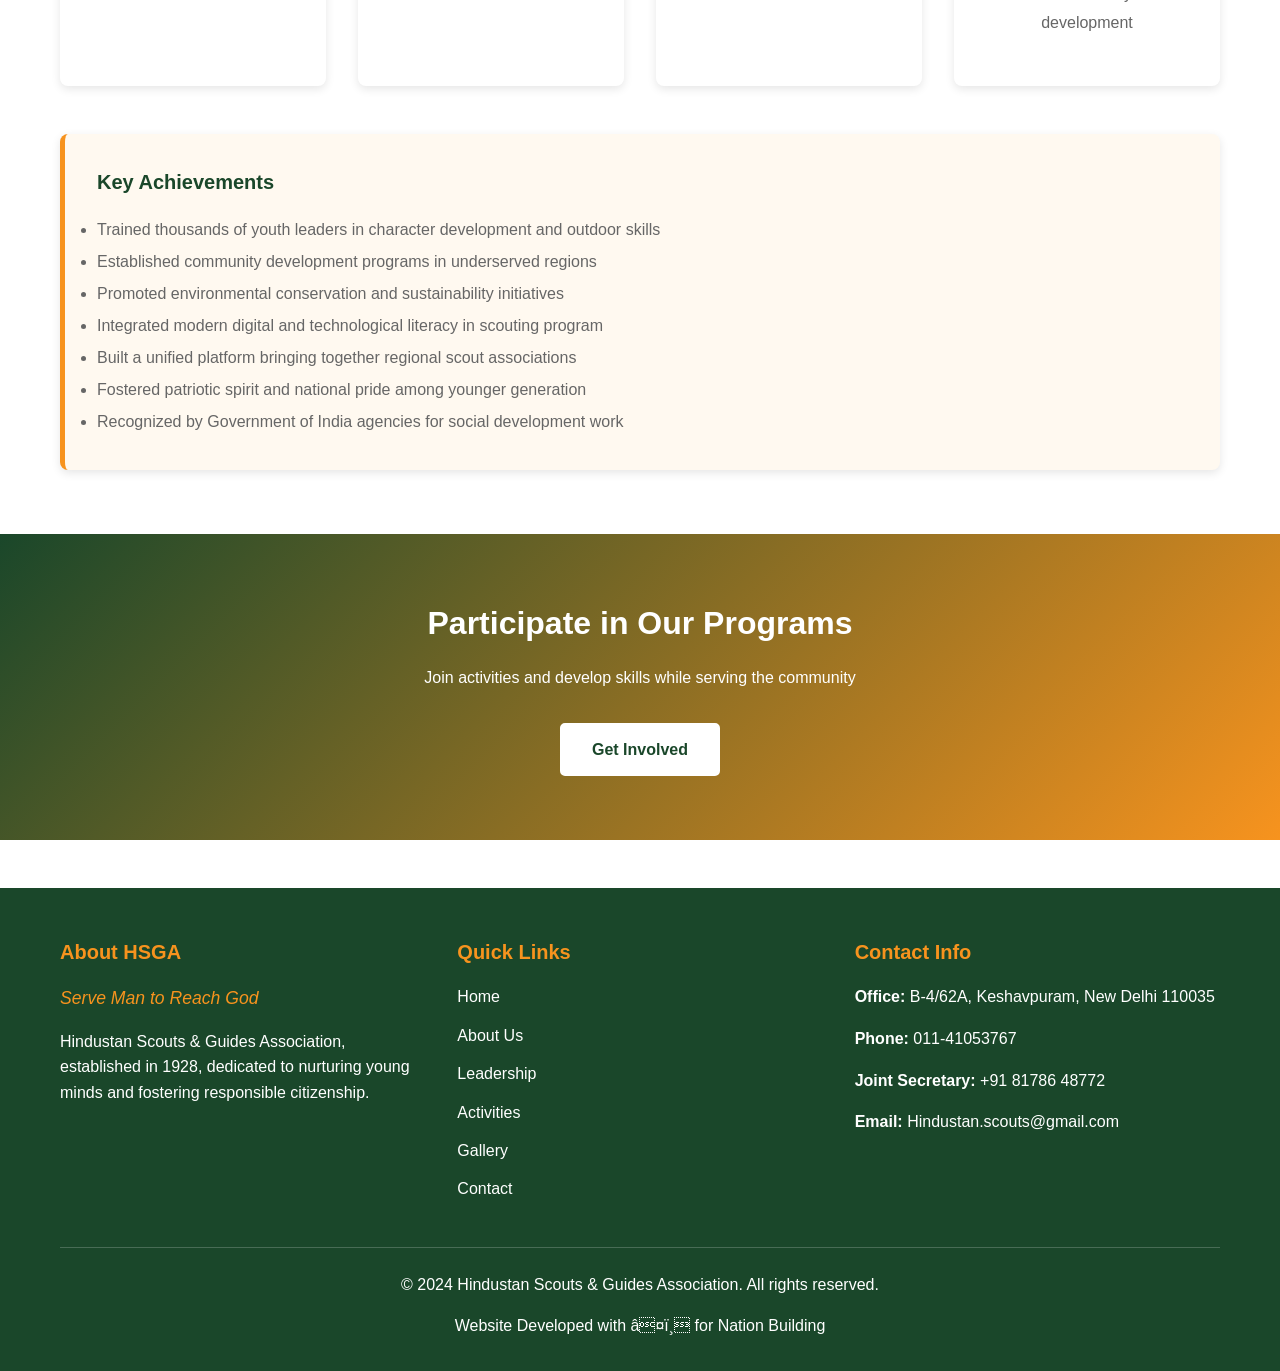
<file: activities.html>
﻿<!DOCTYPE html>
<html lang="en">
<head>
    <meta charset="UTF-8">
    <meta name="viewport" content="width=device-width, initial-scale=1.0">
    <title>Activities & Programs - Hindustan Scouts & Guides Association</title>
    <link rel="stylesheet" href="css/style.css">
</head>
<body>
    <!-- Navigation Bar -->
    <nav class="navbar">
        <div class="nav-container">
            <div class="logo">
                <div class="logo-icon">H</div>
                HSGA
            </div>
            <ul class="nav-links">
                <li><a href="index.html">Home</a></li>
                <li><a href="about.html">About Us</a></li>
                <li><a href="leadership.html">Leadership</a></li>
                <li><a href="activities.html" class="active">Activities</a></li>
                <li><a href="gallery.html">Gallery</a></li>
                <li><a href="contact.html">Contact</a></li>
            </ul>
            <div class="hamburger">
                <span></span>
                <span></span>
                <span></span>
            </div>
        </div>
    </nav>

    <!-- Page Title -->
    <div class="page-title">
        <h1>Activities & Programs</h1>
    </div>

    <!-- Training Programs Section -->
    <section class="section">
        <div class="container">
            <h2 class="section-title">Training Programs</h2>
            <div class="activities-grid">
                <div class="activity-card">
                    <div class="activity-image">
                        <img src="HSGA/Haryana Team.jpeg" alt="Basic Training">
                    </div>
                    <div class="activity-content">
                        <h4>Basic Training</h4>
                        <p>Fundamental training modules covering basic scouting skills, first aid, rope techniques, and outdoor survival fundamentals for beginners.</p>
                    </div>
                </div>

                <div class="activity-card">
                    <div class="activity-image">
                        <img src="HSGA/Goa team.jpeg" alt="Advanced Skills">
                    </div>
                    <div class="activity-content">
                        <h4>Advanced Outdoor Skills</h4>
                        <p>Comprehensive training in camping, trekking, water sports, rock climbing, wilderness survival, and specialized outdoor techniques.</p>
                    </div>
                </div>

                <div class="activity-card">
                    <div class="activity-image">
                        <img src="HSGA/WhatsApp Image 2026-02-27 at 12.59.08 PM.jpeg" alt="Leadership">
                    </div>
                    <div class="activity-content">
                        <h4>Leadership Development</h4>
                        <p>Programs designed to develop leadership skills, team management, decision-making abilities, and motivational techniques for youth leaders.</p>
                    </div>
                </div>

                <div class="activity-card">
                    <div class="activity-image">
                        <img src="HSGA/WhatsApp Image 2026-02-27 at 12.59.09 PM.jpeg" alt="First Aid">
                    </div>
                    <div class="activity-content">
                        <h4>First Aid & Medical Training</h4>
                        <p>Certified first aid courses covering emergency response, basic medical knowledge, CPR, wound care, and health awareness programs.</p>
                    </div>
                </div>

                <div class="activity-card">
                    <div class="activity-image">
                        <img src="HSGA/WhatsApp Image 2026-02-27 at 12.59.09 PM (1).jpeg" alt="Digital Literacy">
                    </div>
                    <div class="activity-content">
                        <h4>Digital Literacy & AI</h4>
                        <p>Modern training in digital skills, cybersecurity awareness, responsible internet use, and introduction to artificial intelligence and emerging technologies.</p>
                    </div>
                </div>

                <div class="activity-card">
                    <div class="activity-image">
                        <img src="HSGA/WhatsApp Image 2026-02-27 at 12.59.10 PM.jpeg" alt="Character Building">
                    </div>
                    <div class="activity-content">
                        <h4>Character Development</h4>
                        <p>Programs focusing on value building, ethical education, discipline, patriotism, and personal development for holistic youth growth.</p>
                    </div>
                </div>
            </div>
        </div>
    </section>

    <!-- Community Activities Section -->
    <section class="section" style="background-color: #f5f5f5;">
        <div class="container">
            <h2 class="section-title">Community Service Activities</h2>
            <div class="activities-grid">
                <div class="activity-card">
                    <div class="activity-image">
                        <img src="HSGA/WhatsApp Image 2026-02-27 at 12.59.10 PM (1).jpeg" alt="Environmental Conservation">
                    </div>
                    <div class="activity-content">
                        <h4>Environmental Conservation</h4>
                        <p>Active participation in tree planting, waste management, water conservation, pollution control, and sustainable development initiatives.</p>
                    </div>
                </div>

                <div class="activity-card">
                    <div class="activity-image">
                        <img src="HSGA/WhatsApp Image 2026-02-27 at 12.59.11 PM.jpeg" alt="Social Welfare">
                    </div>
                    <div class="activity-content">
                        <h4>Social Welfare Programs</h4>
                        <p>Community outreach including education support for underprivileged children, health camps, senior citizen care, and disaster relief programs.</p>
                    </div>
                </div>

                <div class="activity-card">
                    <div class="activity-image">
                        <img src="HSGA/WhatsApp Image 2026-02-27 at 12.59.11 PM (1).jpeg" alt="Skill Development">
                    </div>
                    <div class="activity-content">
                        <h4>Vocational Skills Training</h4>
                        <p>Teaching practical vocational skills to youth, promoting self-employment, entrepreneurship, and economic self-reliance in communities.</p>
                    </div>
                </div>

                <div class="activity-card">
                    <div class="activity-image">
                        <img src="HSGA/WhatsApp Image 2026-02-27 at 12.59.12 PM.jpeg" alt="Literacy Programs">
                    </div>
                    <div class="activity-content">
                        <h4>Literacy & Education</h4>
                        <p>Facilitating adult literacy programs, scholarship support, educational mentoring, and learning opportunities for underprivileged sections.</p>
                    </div>
                </div>

                <div class="activity-card">
                    <div class="activity-image">
                        <img src="HSGA/WhatsApp Image 2026-02-27 at 12.59.12 PM (1).jpeg" alt="Health Awareness">
                    </div>
                    <div class="activity-content">
                        <h4>Health & Wellness Programs</h4>
                        <p>Health awareness campaigns, nutrition education, hygiene promotion, disease prevention, and mental health wellness initiatives.</p>
                    </div>
                </div>

                <div class="activity-card">
                    <div class="activity-image">
                        <img src="HSGA/WhatsApp Image 2026-02-27 at 12.59.12 PM (2).jpeg" alt="Disaster Relief">
                    </div>
                    <div class="activity-content">
                        <h4>Disaster Management</h4>
                        <p>Rapid response teams trained to assist during natural disasters, emergency evacuation, rehabilitation support, and community recovery.</p>
                    </div>
                </div>
            </div>
        </div>
    </section>

    <!-- National Events Section -->
    <section class="section">
        <div class="container">
            <h2 class="section-title">National Events & Competitions</h2>
            <div class="activities-grid">
                <div class="activity-card">
                    <div class="activity-image">
                        <img src="HSGA/WhatsApp Image 2026-02-27 at 12.59.13 PM.jpeg" alt="Annual Camp">
                    </div>
                    <div class="activity-content">
                        <h4>National Annual Camp</h4>
                        <p>Grand annual gathering bringing together scouts and guides from across India for 7-10 day outdoor camps with training, competitions, and cultural programs.</p>
                    </div>
                </div>

                <div class="activity-card">
                    <div class="activity-image">
                        <img src="HSGA/WhatsApp Image 2026-02-27 at 12.59.13 PM (1).jpeg" alt="Sports Competitions">
                    </div>
                    <div class="activity-content">
                        <h4>Sports & Athletic Competitions</h4>
                        <p>National-level competitions in athletics, team sports, adventure challenges, and fitness events promoting healthy lifestyle and competitive spirit.</p>
                    </div>
                </div>

                <div class="activity-card">
                    <div class="activity-image">
                        <img src="HSGA/WhatsApp Image 2026-02-27 at 12.59.14 PM.jpeg" alt="Skill Testing">
                    </div>
                    <div class="activity-content">
                        <h4>Skill Testing & Badge Awards</h4>
                        <p>Regular skill assessment programs and badge awarding ceremonies recognizing achievements in various outdoor, technical, and leadership competencies.</p>
                    </div>
                </div>

                <div class="activity-card">
                    <div class="activity-image">
                        <img src="HSGA/WhatsApp Image 2026-02-27 at 12.59.14 PM (1).jpeg" alt="Cultural Programs">
                    </div>
                    <div class="activity-content">
                        <h4>Cultural Programs</h4>
                        <p>Celebration of Indian heritage through cultural performances, traditional music, dance, literature, and artistic expressions at national events.</p>
                    </div>
                </div>

                <div class="activity-card">
                    <div class="activity-image">
                        <img src="HSGA/WhatsApp Image 2026-02-27 at 12.59.14 PM (2).jpeg" alt="Quiz & Knowledge">
                    </div>
                    <div class="activity-content">
                        <h4>Knowledge & Quiz Competitions</h4>
                        <p>National level quiz competitions testing knowledge in history, geography, science, environmental awareness, and contemporary affairs.</p>
                    </div>
                </div>

                <div class="activity-card">
                    <div class="activity-image">
                        <img src="HSGA/WhatsApp Image 2026-02-27 at 12.59.15 PM.jpeg" alt="Triennial Elections">
                    </div>
                    <div class="activity-content">
                        <h4>Triennial Elections & Conventions</h4>
                        <p>Democratic elections every three years held at national convention, ensuring organizational governance and leader selection by member participation.</p>
                    </div>
                </div>
            </div>
        </div>
    </section>

    <!-- Youth Development Section -->
    <section class="section" style="background-color: #f5f5f5;">
        <div class="container">
            <h2 class="section-title">Youth Development Programs</h2>
            
            <div style="display: grid; grid-template-columns: repeat(auto-fit, minmax(280px, 1fr)); gap: 2rem;">
                <div class="card">
                    <h4 style="color: #1a472a; margin-bottom: 1rem;">Educational Support</h4>
                    <p>Scholarship programs, exam preparation coaching, career guidance, mentoring by professionals, and educational counseling for youth from underprivileged backgrounds.</p>
                </div>

                <div class="card">
                    <h4 style="color: #1a472a; margin-bottom: 1rem;">Innovation & Entrepreneurship</h4>
                    <p>Fostering entrepreneurial thinking, startup incubation support, innovation workshops, and business development training for young entrepreneurs.</p>
                </div>

                <div class="card">
                    <h4 style="color: #1a472a; margin-bottom: 1rem;">International Exchange</h4>
                    <p>International exposure programs, cultural exchange with scouts from other countries, and global networking opportunities for young leaders.</p>
                </div>

                <div class="card">
                    <h4 style="color: #1a472a; margin-bottom: 1rem;">Arts & Creativity</h4>
                    <p>Programs promoting creative arts, music, dance, visual arts, drama, and literary pursuits as avenues for expression and talent development.</p>
                </div>

                <div class="card">
                    <h4 style="color: #1a472a; margin-bottom: 1rem;">Health & Fitness</h4>
                    <p>Comprehensive fitness programs, sports training, yoga and wellness practices, nutrition education, and mental health awareness initiatives.</p>
                </div>

                <div class="card">
                    <h4 style="color: #1a472a; margin-bottom: 1rem;">STEM Education</h4>
                    <p>Science, technology, engineering, and mathematics workshops, coding training, robotics clubs, and hands-on STEM learning experiences.</p>
                </div>
            </div>
        </div>
    </section>

    <!-- Program Impact Section -->
    <section class="section">
        <div class="container">
            <h2 class="section-title">Our Impact</h2>
            
            <div style="display: grid; grid-template-columns: repeat(auto-fit, minmax(250px, 1fr)); gap: 2rem; margin-bottom: 3rem;">
                <div class="card" style="text-align: center; border-top: 5px solid #f7931e;">
                    <h3 style="color: #f7931e; font-size: 2.5rem; margin-bottom: 0.5rem;">95+</h3>
                    <h4 style="color: #1a472a;">Years of Service</h4>
                    <p>Serving youth since 1928 with continuous dedication and impact</p>
                </div>

                <div class="card" style="text-align: center; border-top: 5px solid #f7931e;">
                    <h3 style="color: #f7931e; font-size: 2.5rem; margin-bottom: 0.5rem;">Thousands</h3>
                    <h4 style="color: #1a472a;">Youth Trained</h4>
                    <p>Empowering youth across India with skills and character development</p>
                </div>

                <div class="card" style="text-align: center; border-top: 5px solid #f7931e;">
                    <h3 style="color: #f7931e; font-size: 2.5rem; margin-bottom: 0.5rem;">All States</h3>
                    <h4 style="color: #1a472a;">National Presence</h4>
                    <p>Active operations and leadership across all Indian states and territories</p>
                </div>

                <div class="card" style="text-align: center; border-top: 5px solid #f7931e;">
                    <h3 style="color: #f7931e; font-size: 2.5rem; margin-bottom: 0.5rem;">Global</h3>
                    <h4 style="color: #1a472a;">International Recognition</h4>
                    <p>Recognized globally for our contributions to youth development</p>
                </div>
            </div>

            <div class="card" style="background-color: #fff9f0; border-left: 5px solid #f7931e;">
                <h4 style="color: #1a472a; margin-bottom: 1rem;">Key Achievements</h4>
                <ul style="color: #666; line-height: 2;">
                    <li>Trained thousands of youth leaders in character development and outdoor skills</li>
                    <li>Established community development programs in underserved regions</li>
                    <li>Promoted environmental conservation and sustainability initiatives</li>
                    <li>Integrated modern digital and technological literacy in scouting program</li>
                    <li>Built a unified platform bringing together regional scout associations</li>
                    <li>Fostered patriotic spirit and national pride among younger generation</li>
                    <li>Recognized by Government of India agencies for social development work</li>
                </ul>
            </div>
        </div>
    </section>

    <!-- Call to Action Section -->
    <section class="section" style="background: linear-gradient(135deg, #1a472a, #f7931e); color: white;">
        <div class="container">
            <h2 style="color: white; text-align: center;">Participate in Our Programs</h2>
            <p style="text-align: center; margin-bottom: 2rem;">Join activities and develop skills while serving the community</p>
            <div style="text-align: center;">
                <a href="contact.html" class="btn btn-secondary">Get Involved</a>
            </div>
        </div>
    </section>

    <!-- Footer -->
    <footer>
        <div class="container">
            <div class="footer-content">
                <div class="footer-section">
                    <h4>About HSGA</h4>
                    <div class="motto">Serve Man to Reach God</div>
                    <p>Hindustan Scouts & Guides Association, established in 1928, dedicated to nurturing young minds and fostering responsible citizenship.</p>
                </div>
                <div class="footer-section">
                    <h4>Quick Links</h4>
                    <ul>
                        <li><a href="index.html">Home</a></li>
                        <li><a href="about.html">About Us</a></li>
                        <li><a href="leadership.html">Leadership</a></li>
                        <li><a href="activities.html">Activities</a></li>
                        <li><a href="gallery.html">Gallery</a></li>
                        <li><a href="contact.html">Contact</a></li>
                    </ul>
                </div>
                <div class="footer-section">
                    <h4>Contact Info</h4>
                    <p><strong>Office:</strong> B-4/62A, Keshavpuram, New Delhi 110035</p>
                    <p><strong>Phone:</strong> 011-41053767</p>
                    <p><strong>Joint Secretary:</strong> +91 81786 48772</p>
                    <p><strong>Email:</strong> <a href="mailto:Hindustan.scouts@gmail.com">Hindustan.scouts@gmail.com</a></p>
                </div>
            </div>
            <div class="footer-bottom">
                <p>&copy; 2024 Hindustan Scouts & Guides Association. All rights reserved.</p>
                <p>Website Developed with â¤ï¸ for Nation Building</p>
            </div>
        </div>
    </footer>

    <script src="js/script.js"></script>
</body>
</html>
</file>
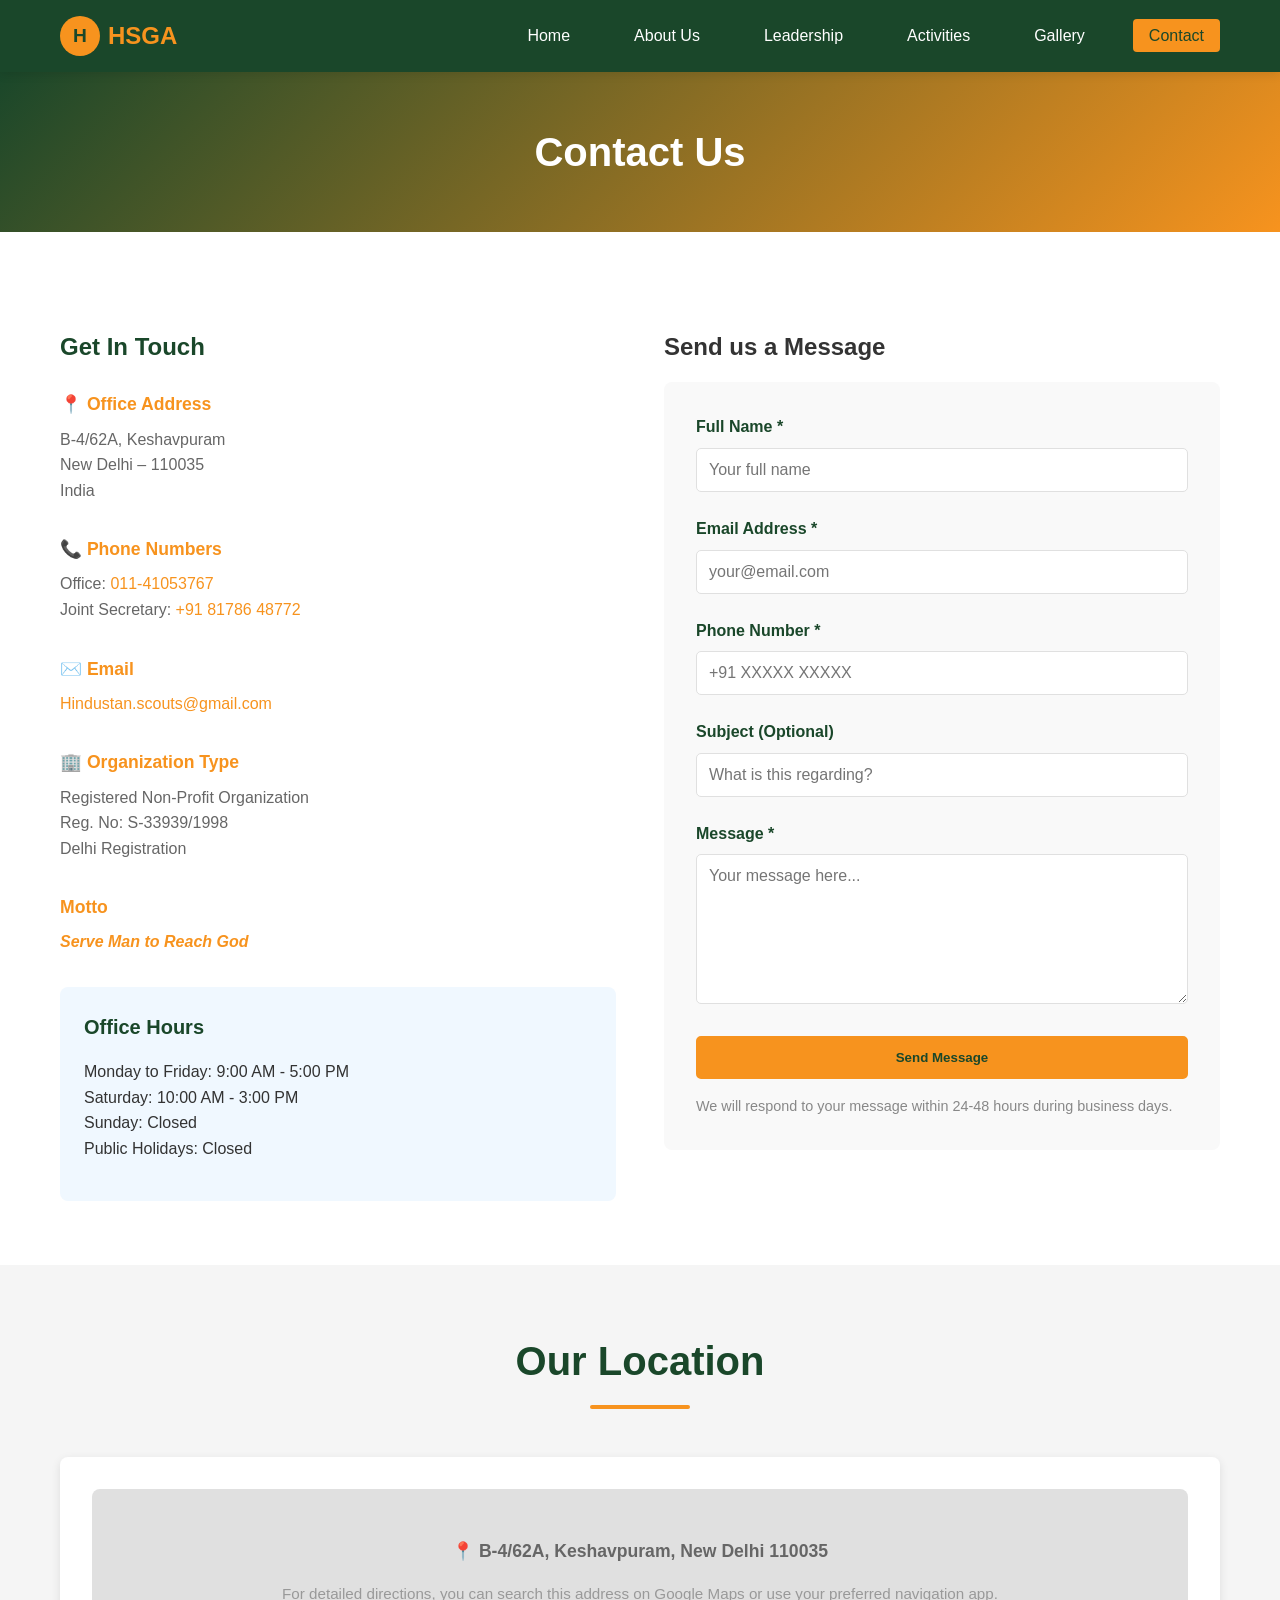
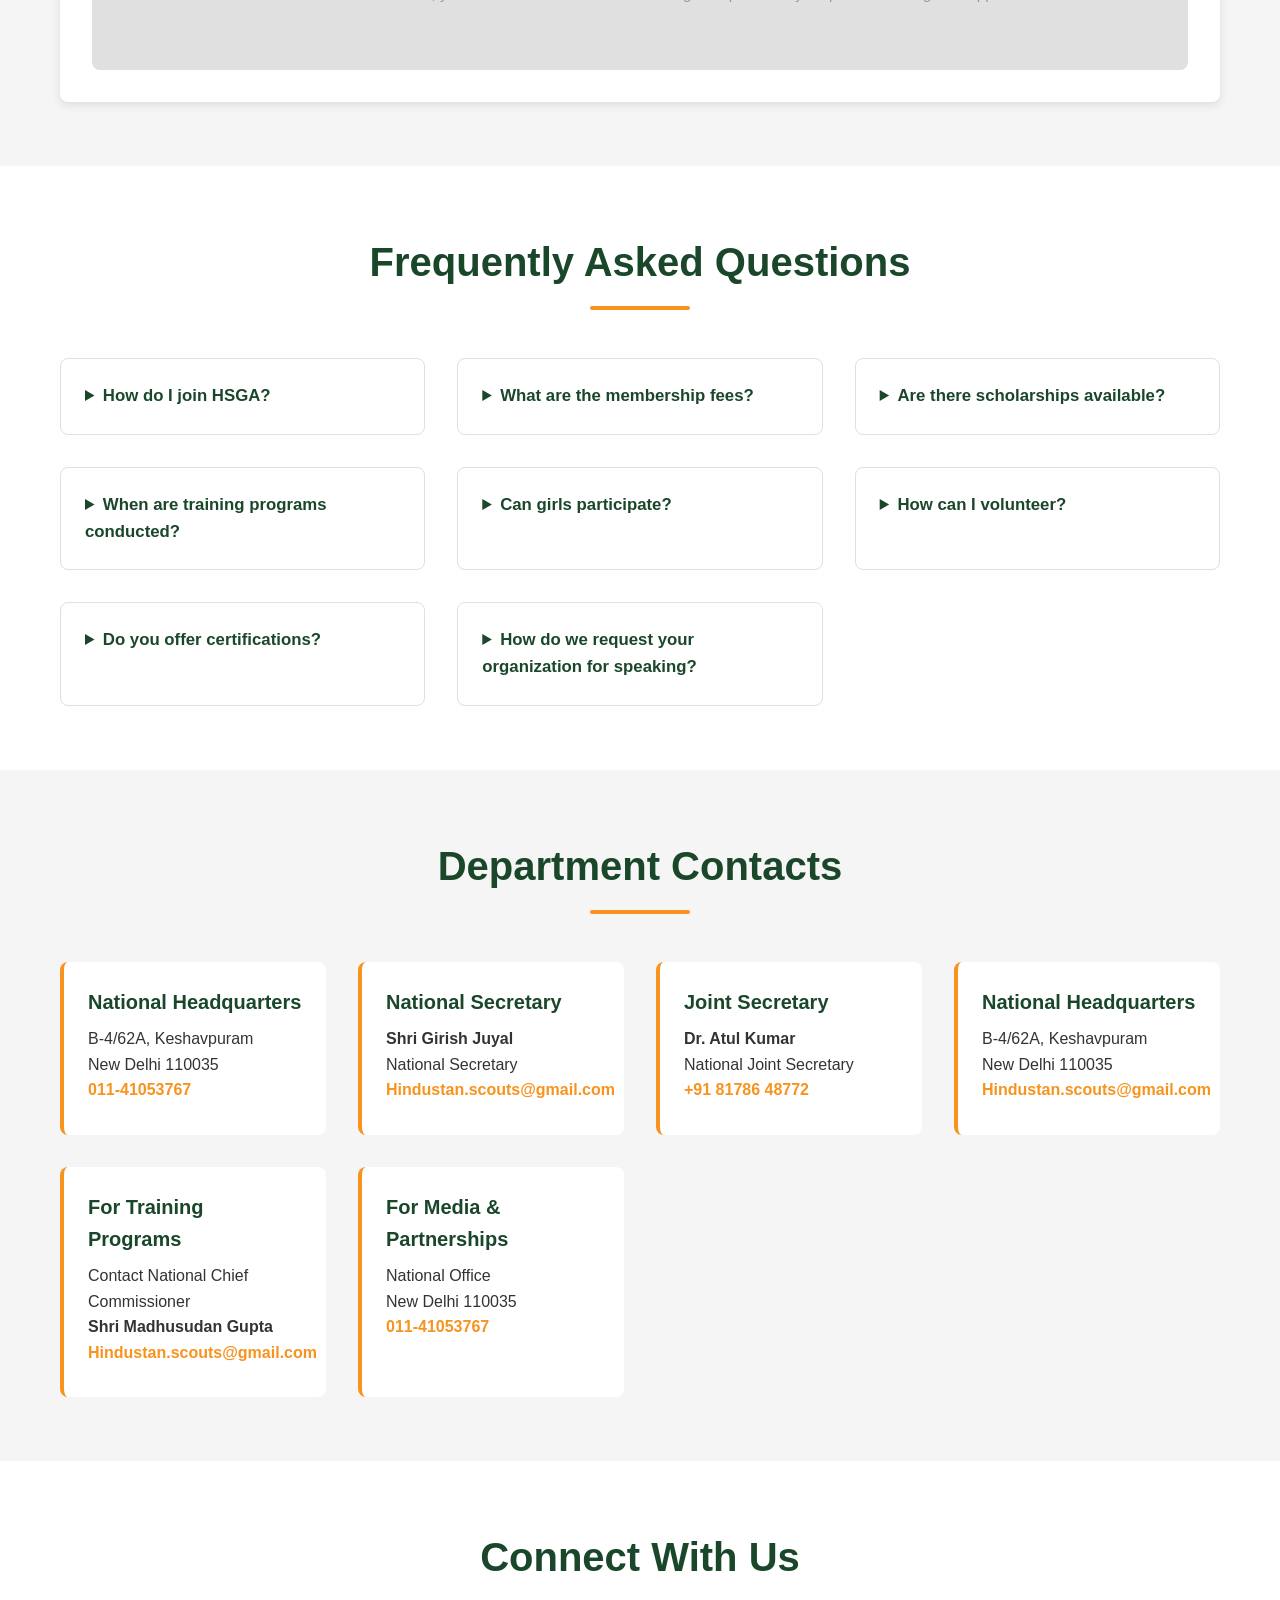
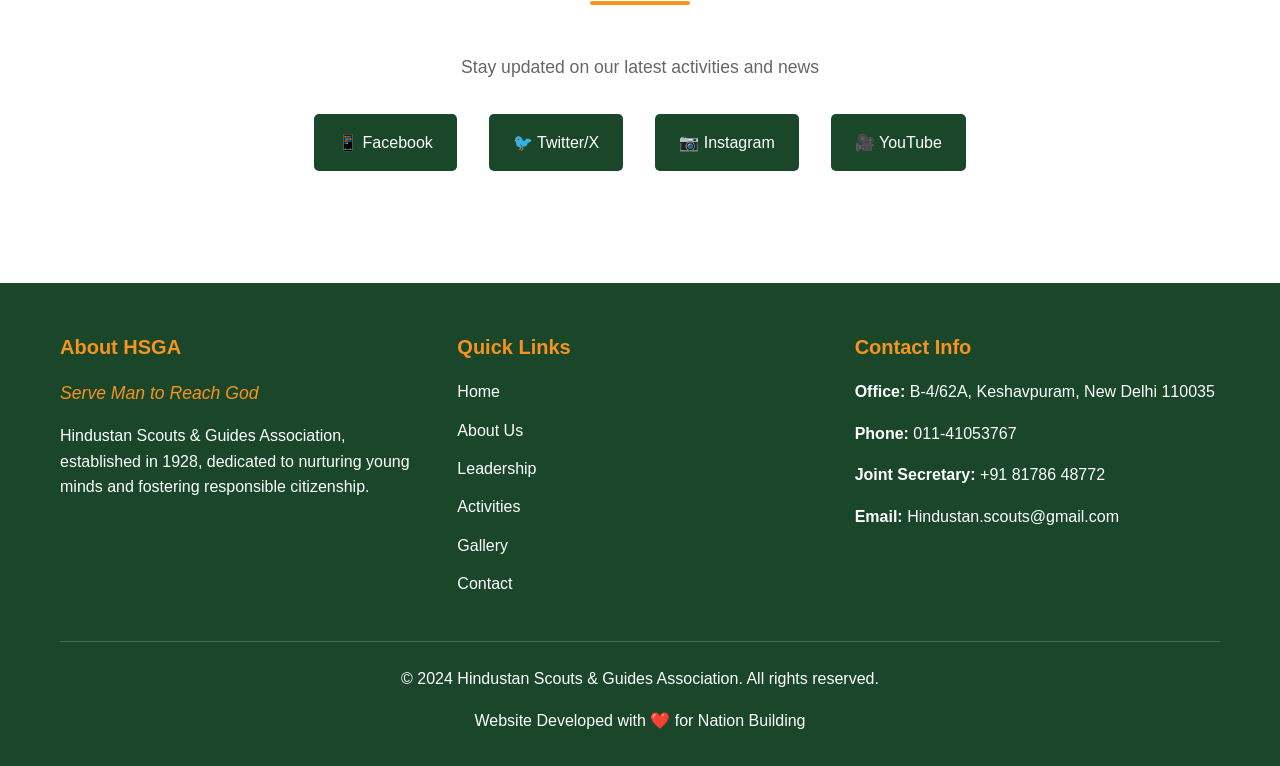
<file: contact.html>
<!DOCTYPE html>
<html lang="en">
<head>
    <meta charset="UTF-8">
    <meta name="viewport" content="width=device-width, initial-scale=1.0">
    <title>Contact Us - Hindustan Scouts & Guides Association</title>
    <link rel="stylesheet" href="css/style.css">
</head>
<body>
    <!-- Navigation Bar -->
    <nav class="navbar">
        <div class="nav-container">
            <div class="logo">
                <div class="logo-icon">H</div>
                HSGA
            </div>
            <ul class="nav-links">
                <li><a href="index.html">Home</a></li>
                <li><a href="about.html">About Us</a></li>
                <li><a href="leadership.html">Leadership</a></li>
                <li><a href="activities.html">Activities</a></li>
                <li><a href="gallery.html">Gallery</a></li>
                <li><a href="contact.html" class="active">Contact</a></li>
            </ul>
            <div class="hamburger">
                <span></span>
                <span></span>
                <span></span>
            </div>
        </div>
    </nav>

    <!-- Page Title -->
    <div class="page-title">
        <h1>Contact Us</h1>
    </div>

    <!-- Contact Section -->
    <section class="section">
        <div class="container">
            <div class="contact-grid">
                <!-- Contact Information -->
                <div class="contact-info">
                    <h3>Get In Touch</h3>
                    
                    <div class="contact-item">
                        <strong>📍 Office Address</strong>
                        <p>B-4/62A, Keshavpuram<br>New Delhi – 110035<br>India</p>
                    </div>

                    <div class="contact-item">
                        <strong>📞 Phone Numbers</strong>
                        <p>Office: <a href="tel:01141053767" style="color: #f7931e;">011-41053767</a><br>
                        Joint Secretary: <a href="tel:+918178648772" style="color: #f7931e;">+91 81786 48772</a></p>
                    </div>

                    <div class="contact-item">
                        <strong>✉️ Email</strong>
                        <p><a href="mailto:Hindustan.scouts@gmail.com" style="color: #f7931e;">Hindustan.scouts@gmail.com</a></p>
                    </div>

                    <div class="contact-item">
                        <strong>🏢 Organization Type</strong>
                        <p>Registered Non-Profit Organization<br>Reg. No: S-33939/1998<br>Delhi Registration</p>
                    </div>

                    <div class="contact-item">
                        <strong>Motto</strong>
                        <p style="font-style: italic; color: #f7931e; font-weight: 600;">Serve Man to Reach God</p>
                    </div>

                    <div style="background-color: #f0f8ff; padding: 1.5rem; border-radius: 8px; margin-top: 2rem;">
                        <h4 style="color: #1a472a; margin-bottom: 1rem;">Office Hours</h4>
                        <p>Monday to Friday: 9:00 AM - 5:00 PM<br>
                        Saturday: 10:00 AM - 3:00 PM<br>
                        Sunday: Closed<br>
                        Public Holidays: Closed</p>
                    </div>
                </div>

                <!-- Contact Form -->
                <div>
                    <h3>Send us a Message</h3>
                    <form id="contactForm" style="background-color: #f9f9f9; padding: 2rem; border-radius: 8px;">
                        <div class="form-group">
                            <label for="name">Full Name *</label>
                            <input type="text" id="name" name="name" placeholder="Your full name" required>
                        </div>

                        <div class="form-group">
                            <label for="email">Email Address *</label>
                            <input type="email" id="email" name="email" placeholder="your@email.com" required>
                        </div>

                        <div class="form-group">
                            <label for="phone">Phone Number *</label>
                            <input type="tel" id="phone" name="phone" placeholder="+91 XXXXX XXXXX" required>
                        </div>

                        <div class="form-group">
                            <label for="subject">Subject (Optional)</label>
                            <input type="text" id="subject" name="subject" placeholder="What is this regarding?">
                        </div>

                        <div class="form-group">
                            <label for="message">Message *</label>
                            <textarea id="message" name="message" placeholder="Your message here..." required></textarea>
                        </div>

                        <button type="submit" class="btn" style="width: 100%; margin-bottom: 1rem;">Send Message</button>
                        <p style="font-size: 0.9rem; color: #888; margin: 0;">
                            We will respond to your message within 24-48 hours during business days.
                        </p>
                    </form>
                </div>
            </div>
        </div>
    </section>

    <!-- Map Section (Placeholder) -->
    <section class="section" style="background-color: #f5f5f5;">
        <div class="container">
            <h2 class="section-title">Our Location</h2>
            <div style="background-color: white; border-radius: 8px; overflow: hidden; box-shadow: 0 3px 10px rgba(0,0,0,0.1); padding: 2rem;">
                <div style="background-color: #e0e0e0; padding: 3rem; text-align: center; border-radius: 8px;">
                    <p style="font-size: 1.1rem; color: #666; margin: 0;">
                        📍 <strong>B-4/62A, Keshavpuram, New Delhi 110035</strong><br>
                    </p>
                    <p style="color: #999; font-size: 0.95rem; margin-top: 1rem;">
                        For detailed directions, you can search this address on Google Maps or use your preferred navigation app.
                    </p>
                </div>
            </div>
        </div>
    </section>

    <!-- FAQ Section -->
    <section class="section">
        <div class="container">
            <h2 class="section-title">Frequently Asked Questions</h2>
            <div style="display: grid; grid-template-columns: repeat(auto-fit, minmax(280px, 1fr)); gap: 2rem;">
                <details style="background: white; padding: 1.5rem; border-radius: 8px; border: 1px solid #e0e0e0; cursor: pointer;">
                    <summary style="font-weight: 600; color: #1a472a; font-size: 1.05rem;">How do I join HSGA?</summary>
                    <p style="margin-top: 1rem; color: #666;">To join HSGA, contact our office during business hours or fill out the contact form. We will guide you through the registration process and enrollment requirements based on your age and interests.</p>
                </details>

                <details style="background: white; padding: 1.5rem; border-radius: 8px; border: 1px solid #e0e0e0; cursor: pointer;">
                    <summary style="font-weight: 600; color: #1a472a; font-size: 1.05rem;">What are the membership fees?</summary>
                    <p style="margin-top: 1rem; color: #666;">Membership fees vary based on age group and programs. Contact our office for detailed information about membership packages and payment options.</p>
                </details>

                <details style="background: white; padding: 1.5rem; border-radius: 8px; border: 1px solid #e0e0e0; cursor: pointer;">
                    <summary style="font-weight: 600; color: #1a472a; font-size: 1.05rem;">Are there scholarships available?</summary>
                    <p style="margin-top: 1rem; color: #666;">Yes, HSGA offers scholarships and support for deserving candidates. Contact our office for eligibility criteria and application procedures.</p>
                </details>

                <details style="background: white; padding: 1.5rem; border-radius: 8px; border: 1px solid #e0e0e0; cursor: pointer;">
                    <summary style="font-weight: 600; color: #1a472a; font-size: 1.05rem;">When are training programs conducted?</summary>
                    <p style="margin-top: 1rem; color: #666;">Training programs are conducted throughout the year during weekends and vacations. Annual camps are typically held during summer and winter breaks. Check our activities page for current schedule.</p>
                </details>

                <details style="background: white; padding: 1.5rem; border-radius: 8px; border: 1px solid #e0e0e0; cursor: pointer;">
                    <summary style="font-weight: 600; color: #1a472a; font-size: 1.05rem;">Can girls participate?</summary>
                    <p style="margin-top: 1rem; color: #666;">Yes, HSGA welcomes both boys and girls. We have equal opportunities for all genders in training programs and leadership positions.</p>
                </details>

                <details style="background: white; padding: 1.5rem; border-radius: 8px; border: 1px solid #e0e0e0; cursor: pointer;">
                    <summary style="font-weight: 600; color: #1a472a; font-size: 1.05rem;">How can I volunteer?</summary>
                    <p style="margin-top: 1rem; color: #666;">We welcome volunteers to support our activities and community programs. Contact our office to discuss volunteering opportunities that match your skills.</p>
                </details>

                <details style="background: white; padding: 1.5rem; border-radius: 8px; border: 1px solid #e0e0e0; cursor: pointer;">
                    <summary style="font-weight: 600; color: #1a472a; font-size: 1.05rem;">Do you offer certifications?</summary>
                    <p style="margin-top: 1rem; color: #666;">Yes, we offer recognized certifications in various skills including first aid, outdoor skills, and leadership training. Certificates are awarded upon successful completion of training.</p>
                </details>

                <details style="background: white; padding: 1.5rem; border-radius: 8px; border: 1px solid #e0e0e0; cursor: pointer;">
                    <summary style="font-weight: 600; color: #1a472a; font-size: 1.05rem;">How do we request your organization for speaking?</summary>
                    <p style="margin-top: 1rem; color: #666;">Fill out the contact form or call our office to discuss speaking engagements and outreach programs. Our representatives are available for schools and community events.</p>
                </details>
            </div>
        </div>
    </section>

    <!-- Department Contacts Section -->
    <section class="section" style="background-color: #f5f5f5;">
        <div class="container">
            <h2 class="section-title">Department Contacts</h2>
            <div style="display: grid; grid-template-columns: repeat(auto-fit, minmax(250px, 1fr)); gap: 2rem;">
                <div style="background: white; padding: 1.5rem; border-radius: 8px; border-left: 4px solid #f7931e;">
                    <h4 style="color: #1a472a; margin-bottom: 0.5rem;">National Headquarters</h4>
                    <p style="margin: 0.5rem 0;">B-4/62A, Keshavpuram<br>New Delhi 110035<br>
                    <strong style="color: #f7931e;">011-41053767</strong></p>
                </div>

                <div style="background: white; padding: 1.5rem; border-radius: 8px; border-left: 4px solid #f7931e;">
                    <h4 style="color: #1a472a; margin-bottom: 0.5rem;">National Secretary</h4>
                    <p style="margin: 0.5rem 0;"><strong>Shri Girish Juyal</strong><br>
                    National Secretary<br>
                    <strong style="color: #f7931e;">Hindustan.scouts@gmail.com</strong></p>
                </div>

                <div style="background: white; padding: 1.5rem; border-radius: 8px; border-left: 4px solid #f7931e;">
                    <h4 style="color: #1a472a; margin-bottom: 0.5rem;">Joint Secretary</h4>
                    <p style="margin: 0.5rem 0;"><strong>Dr. Atul Kumar</strong><br>
                    National Joint Secretary<br>
                    <strong style="color: #f7931e;">+91 81786 48772</strong></p>
                </div>

                <div style="background: white; padding: 1.5rem; border-radius: 8px; border-left: 4px solid #f7931e;">
                    <h4 style="color: #1a472a; margin-bottom: 0.5rem;">National Headquarters</h4>
                    <p style="margin: 0.5rem 0;">B-4/62A, Keshavpuram<br>New Delhi 110035<br>
                    <strong style="color: #f7931e;">Hindustan.scouts@gmail.com</strong></p>
                </div>

                <div style="background: white; padding: 1.5rem; border-radius: 8px; border-left: 4px solid #f7931e;">
                    <h4 style="color: #1a472a; margin-bottom: 0.5rem;">For Training Programs</h4>
                    <p style="margin: 0.5rem 0;">Contact National Chief Commissioner<br>
                    <strong>Shri Madhusudan Gupta</strong><br>
                    <strong style="color: #f7931e;">Hindustan.scouts@gmail.com</strong></p>
                </div>

                <div style="background: white; padding: 1.5rem; border-radius: 8px; border-left: 4px solid #f7931e;">
                    <h4 style="color: #1a472a; margin-bottom: 0.5rem;">For Media & Partnerships</h4>
                    <p style="margin: 0.5rem 0;">National Office<br>
                    New Delhi 110035<br>
                    <strong style="color: #f7931e;">011-41053767</strong></p>
                </div>
            </div>
        </div>
    </section>

    <!-- Follow Us Section -->
    <section class="section">
        <div class="container">
            <h2 class="section-title">Connect With Us</h2>
            <div style="text-align: center;">
                <p style="font-size: 1.1rem; color: #666; margin-bottom: 2rem;">Stay updated on our latest activities and news</p>
                <div style="display: flex; justify-content: center; gap: 2rem; flex-wrap: wrap;">
                    <a href="#" style="display: inline-block; padding: 1rem 1.5rem; background-color: #1a472a; color: white; border-radius: 5px; text-decoration: none; transition: all 0.3s ease;" onmouseover="this.style.backgroundColor='#f7931e'" onmouseout="this.style.backgroundColor='#1a472a'">
                        📱 Facebook
                    </a>
                    <a href="#" style="display: inline-block; padding: 1rem 1.5rem; background-color: #1a472a; color: white; border-radius: 5px; text-decoration: none; transition: all 0.3s ease;" onmouseover="this.style.backgroundColor='#f7931e'" onmouseout="this.style.backgroundColor='#1a472a'">
                        🐦 Twitter/X
                    </a>
                    <a href="#" style="display: inline-block; padding: 1rem 1.5rem; background-color: #1a472a; color: white; border-radius: 5px; text-decoration: none; transition: all 0.3s ease;" onmouseover="this.style.backgroundColor='#f7931e'" onmouseout="this.style.backgroundColor='#1a472a'">
                        📷 Instagram
                    </a>
                    <a href="#" style="display: inline-block; padding: 1rem 1.5rem; background-color: #1a472a; color: white; border-radius: 5px; text-decoration: none; transition: all 0.3s ease;" onmouseover="this.style.backgroundColor='#f7931e'" onmouseout="this.style.backgroundColor='#1a472a'">
                        🎥 YouTube
                    </a>
                </div>
            </div>
        </div>
    </section>

    <!-- Footer -->
    <footer>
        <div class="container">
            <div class="footer-content">
                <div class="footer-section">
                    <h4>About HSGA</h4>
                    <div class="motto">Serve Man to Reach God</div>
                    <p>Hindustan Scouts & Guides Association, established in 1928, dedicated to nurturing young minds and fostering responsible citizenship.</p>
                </div>
                <div class="footer-section">
                    <h4>Quick Links</h4>
                    <ul>
                        <li><a href="index.html">Home</a></li>
                        <li><a href="about.html">About Us</a></li>
                        <li><a href="leadership.html">Leadership</a></li>
                        <li><a href="activities.html">Activities</a></li>
                        <li><a href="gallery.html">Gallery</a></li>
                        <li><a href="contact.html">Contact</a></li>
                    </ul>
                </div>
                <div class="footer-section">
                    <h4>Contact Info</h4>
                    <p><strong>Office:</strong> B-4/62A, Keshavpuram, New Delhi 110035</p>
                    <p><strong>Phone:</strong> 011-41053767</p>
                    <p><strong>Joint Secretary:</strong> +91 81786 48772</p>
                    <p><strong>Email:</strong> <a href="mailto:Hindustan.scouts@gmail.com">Hindustan.scouts@gmail.com</a></p>
                </div>
            </div>
            <div class="footer-bottom">
                <p>&copy; 2024 Hindustan Scouts & Guides Association. All rights reserved.</p>
                <p>Website Developed with ❤️ for Nation Building</p>
            </div>
        </div>
    </footer>

    <script src="js/script.js"></script>
</body>
</html>
</file>
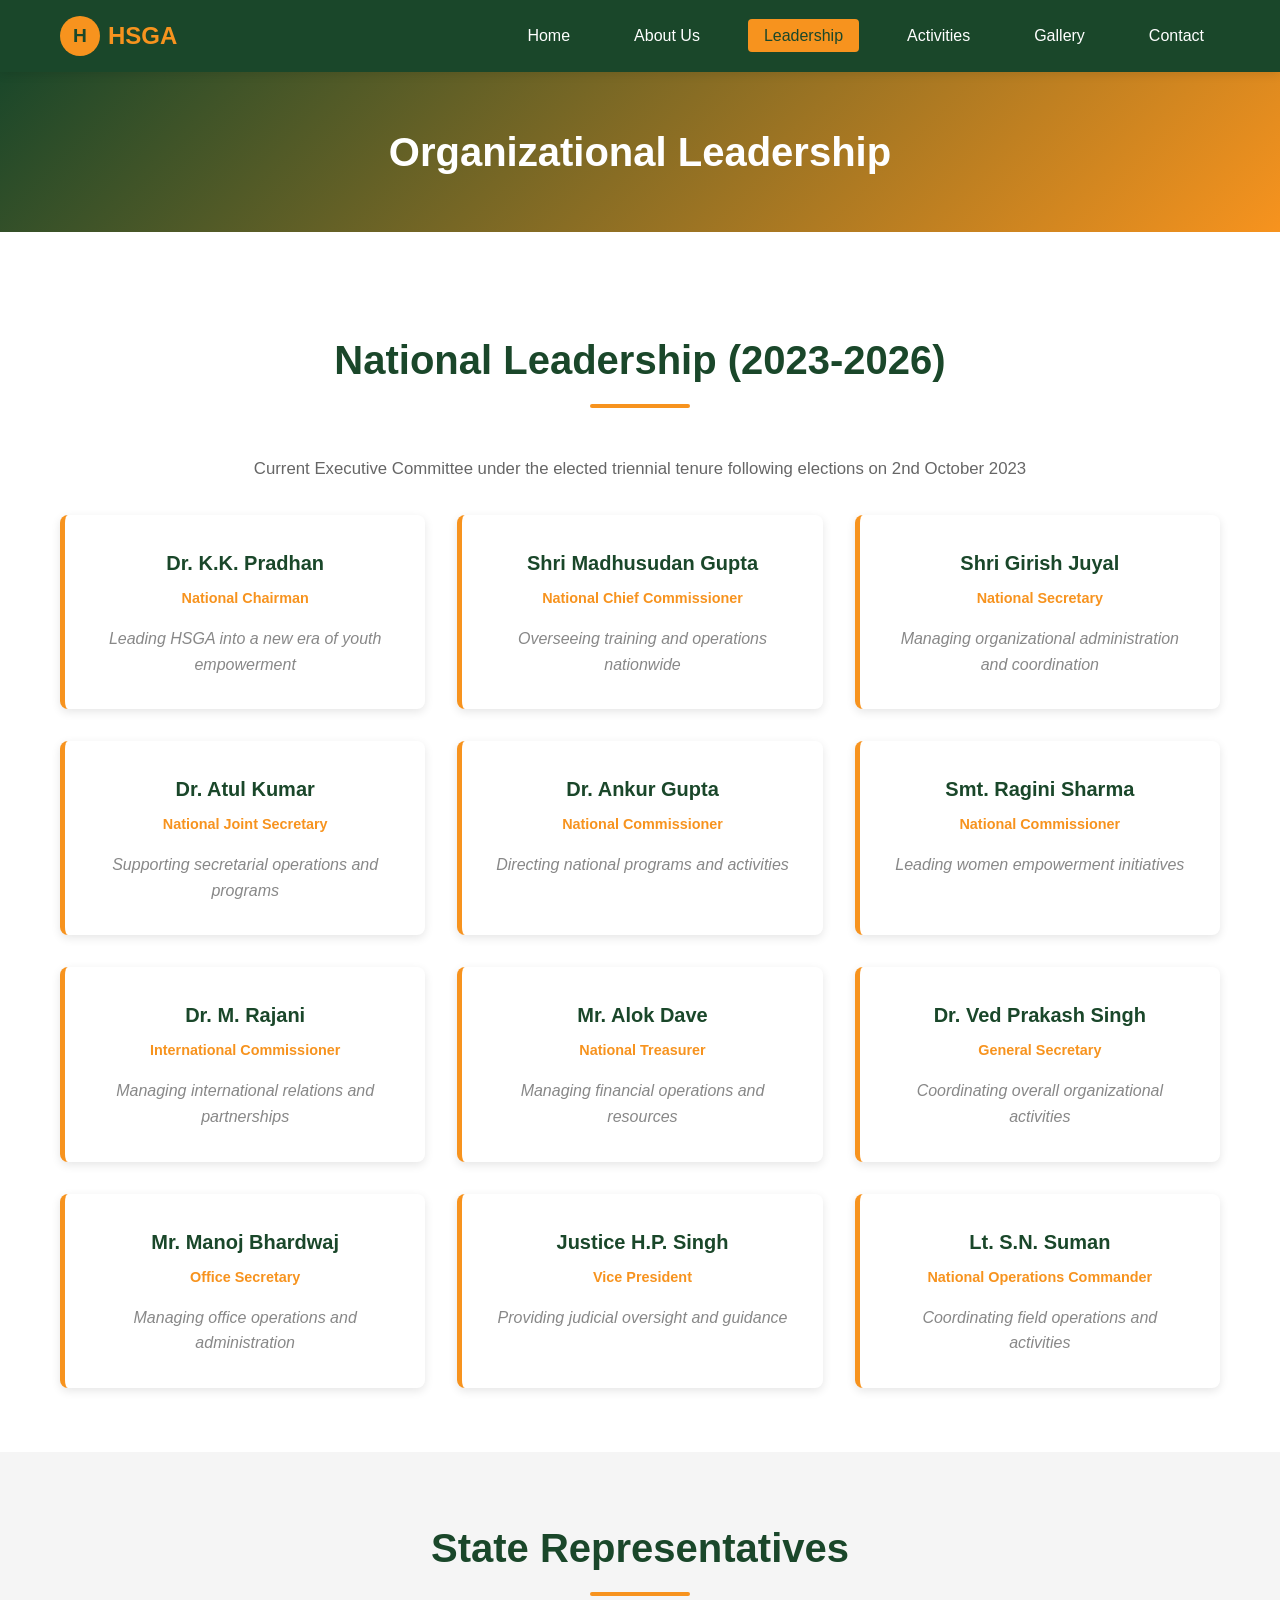
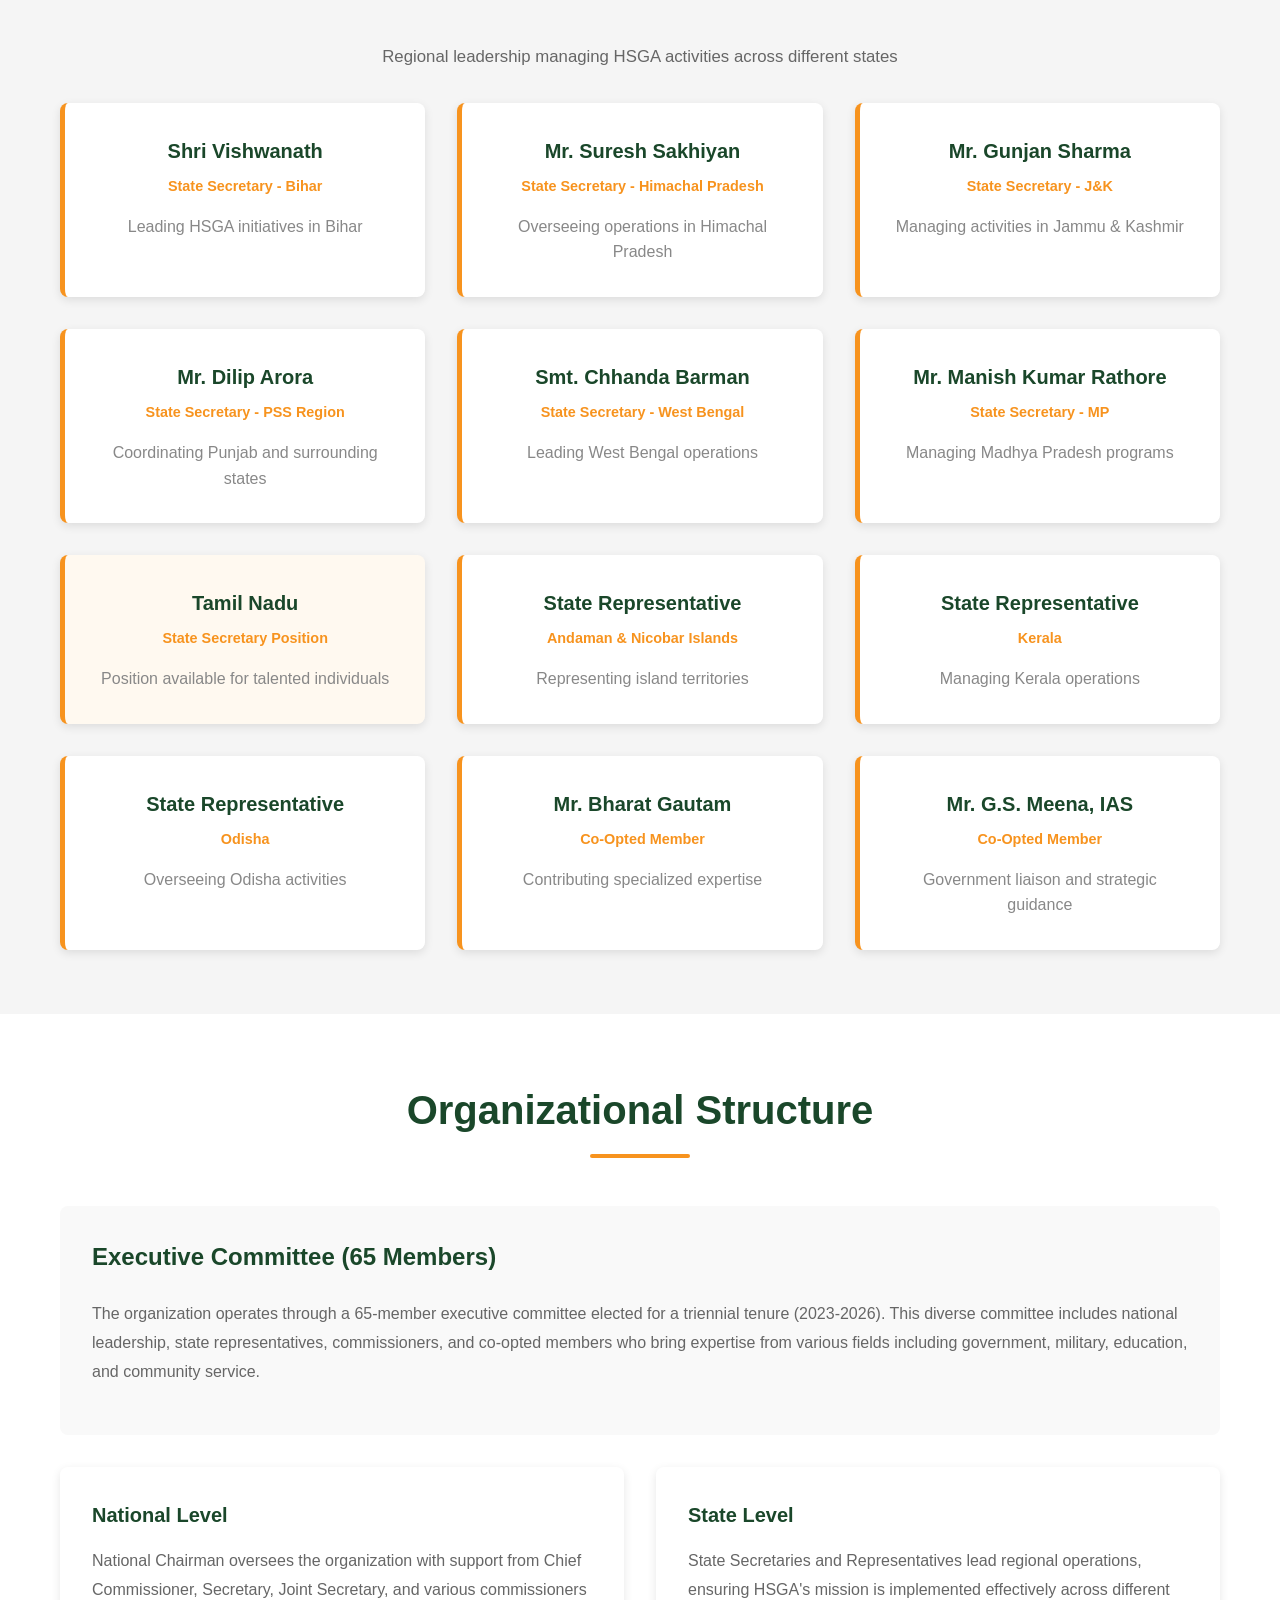
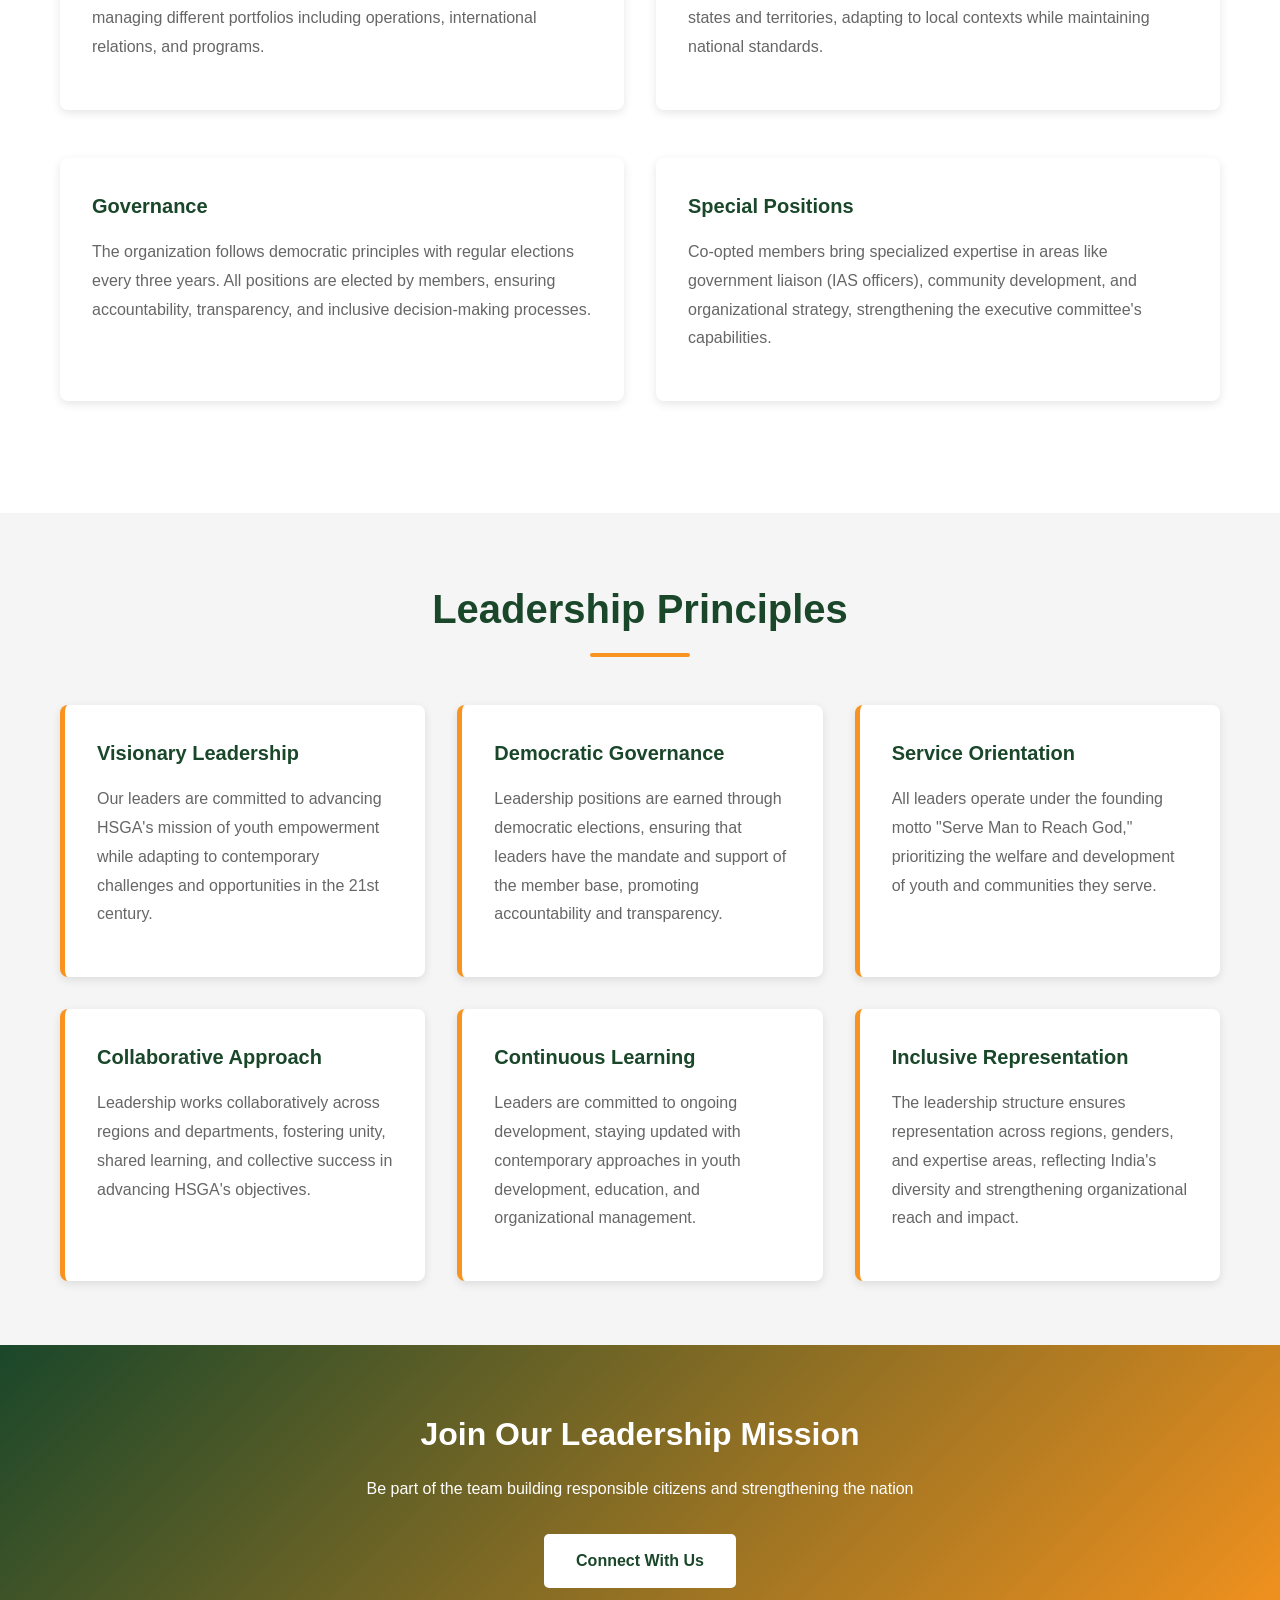
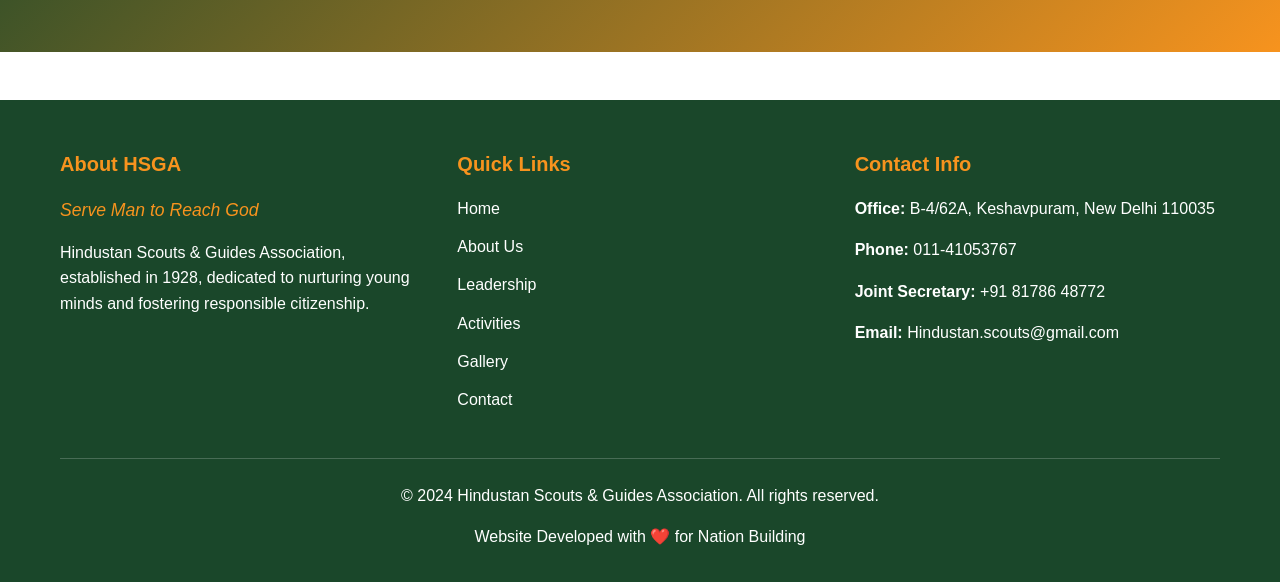
<file: leadership.html>
<!DOCTYPE html>
<html lang="en">
<head>
    <meta charset="UTF-8">
    <meta name="viewport" content="width=device-width, initial-scale=1.0">
    <title>Leadership - Hindustan Scouts & Guides Association</title>
    <link rel="stylesheet" href="css/style.css">
</head>
<body>
    <!-- Navigation Bar -->
    <nav class="navbar">
        <div class="nav-container">
            <div class="logo">
                <div class="logo-icon">H</div>
                HSGA
            </div>
            <ul class="nav-links">
                <li><a href="index.html">Home</a></li>
                <li><a href="about.html">About Us</a></li>
                <li><a href="leadership.html" class="active">Leadership</a></li>
                <li><a href="activities.html">Activities</a></li>
                <li><a href="gallery.html">Gallery</a></li>
                <li><a href="contact.html">Contact</a></li>
            </ul>
            <div class="hamburger">
                <span></span>
                <span></span>
                <span></span>
            </div>
        </div>
    </nav>

    <!-- Page Title -->
    <div class="page-title">
        <h1>Organizational Leadership</h1>
    </div>

    <!-- National Leadership Section -->
    <section class="section">
        <div class="container">
            <h2 class="section-title">National Leadership (2023-2026)</h2>
            <p style="text-align: center; color: #666; margin-bottom: 2rem; font-size: 1.05rem;">
                Current Executive Committee under the elected triennial tenure following elections on 2nd October 2023
            </p>
            
            <div class="leadership-grid">
                <!-- Position 1 -->
                <div class="leader-card">
                    <h4>Dr. K.K. Pradhan</h4>
                    <div class="leader-role">National Chairman</div>
                    <p style="color: #888; font-style: italic; margin-bottom: 0;">Leading HSGA into a new era of youth empowerment</p>
                </div>

                <!-- Position 2 -->
                <div class="leader-card">
                    <h4>Shri Madhusudan Gupta</h4>
                    <div class="leader-role">National Chief Commissioner</div>
                    <p style="color: #888; font-style: italic; margin-bottom: 0;">Overseeing training and operations nationwide</p>
                </div>

                <!-- Position 3 -->
                <div class="leader-card">
                    <h4>Shri Girish Juyal</h4>
                    <div class="leader-role">National Secretary</div>
                    <p style="color: #888; font-style: italic; margin-bottom: 0;">Managing organizational administration and coordination</p>
                </div>

                <!-- Position 4 -->
                <div class="leader-card">
                    <h4>Dr. Atul Kumar</h4>
                    <div class="leader-role">National Joint Secretary</div>
                    <p style="color: #888; font-style: italic; margin-bottom: 0;">Supporting secretarial operations and programs</p>
                </div>

                <!-- Position 5 -->
                <div class="leader-card">
                    <h4>Dr. Ankur Gupta</h4>
                    <div class="leader-role">National Commissioner</div>
                    <p style="color: #888; font-style: italic; margin-bottom: 0;">Directing national programs and activities</p>
                </div>

                <!-- Position 6 -->
                <div class="leader-card">
                    <h4>Smt. Ragini Sharma</h4>
                    <div class="leader-role">National Commissioner</div>
                    <p style="color: #888; font-style: italic; margin-bottom: 0;">Leading women empowerment initiatives</p>
                </div>

                <!-- Position 7 -->
                <div class="leader-card">
                    <h4>Dr. M. Rajani</h4>
                    <div class="leader-role">International Commissioner</div>
                    <p style="color: #888; font-style: italic; margin-bottom: 0;">Managing international relations and partnerships</p>
                </div>

                <!-- Position 8 -->
                <div class="leader-card">
                    <h4>Mr. Alok Dave</h4>
                    <div class="leader-role">National Treasurer</div>
                    <p style="color: #888; font-style: italic; margin-bottom: 0;">Managing financial operations and resources</p>
                </div>

                <!-- Position 9 -->
                <div class="leader-card">
                    <h4>Dr. Ved Prakash Singh</h4>
                    <div class="leader-role">General Secretary</div>
                    <p style="color: #888; font-style: italic; margin-bottom: 0;">Coordinating overall organizational activities</p>
                </div>

                <!-- Position 10 -->
                <div class="leader-card">
                    <h4>Mr. Manoj Bhardwaj</h4>
                    <div class="leader-role">Office Secretary</div>
                    <p style="color: #888; font-style: italic; margin-bottom: 0;">Managing office operations and administration</p>
                </div>

                <!-- Position 11 -->
                <div class="leader-card">
                    <h4>Justice H.P. Singh</h4>
                    <div class="leader-role">Vice President</div>
                    <p style="color: #888; font-style: italic; margin-bottom: 0;">Providing judicial oversight and guidance</p>
                </div>

                <!-- Position 12 -->
                <div class="leader-card">
                    <h4>Lt. S.N. Suman</h4>
                    <div class="leader-role">National Operations Commander</div>
                    <p style="color: #888; font-style: italic; margin-bottom: 0;">Coordinating field operations and activities</p>
                </div>
            </div>
        </div>
    </section>

    <!-- State Leadership Section -->
    <section class="section" style="background-color: #f5f5f5;">
        <div class="container">
            <h2 class="section-title">State Representatives</h2>
            <p style="text-align: center; color: #666; margin-bottom: 2rem; font-size: 1.05rem;">
                Regional leadership managing HSGA activities across different states
            </p>
            
            <div class="leadership-grid">
                <!-- Bihar -->
                <div class="leader-card">
                    <h4>Shri Vishwanath</h4>
                    <div class="leader-role">State Secretary - Bihar</div>
                    <p style="color: #888; margin-bottom: 0;">Leading HSGA initiatives in Bihar</p>
                </div>

                <!-- Himachal Pradesh -->
                <div class="leader-card">
                    <h4>Mr. Suresh Sakhiyan</h4>
                    <div class="leader-role">State Secretary - Himachal Pradesh</div>
                    <p style="color: #888; margin-bottom: 0;">Overseeing operations in Himachal Pradesh</p>
                </div>

                <!-- Jammu & Kashmir -->
                <div class="leader-card">
                    <h4>Mr. Gunjan Sharma</h4>
                    <div class="leader-role">State Secretary - J&K</div>
                    <p style="color: #888; margin-bottom: 0;">Managing activities in Jammu & Kashmir</p>
                </div>

                <!-- Punjab & Surrounding States -->
                <div class="leader-card">
                    <h4>Mr. Dilip Arora</h4>
                    <div class="leader-role">State Secretary - PSS Region</div>
                    <p style="color: #888; margin-bottom: 0;">Coordinating Punjab and surrounding states</p>
                </div>

                <!-- West Bengal -->
                <div class="leader-card">
                    <h4>Smt. Chhanda Barman</h4>
                    <div class="leader-role">State Secretary - West Bengal</div>
                    <p style="color: #888; margin-bottom: 0;">Leading West Bengal operations</p>
                </div>

                <!-- Madhya Pradesh -->
                <div class="leader-card">
                    <h4>Mr. Manish Kumar Rathore</h4>
                    <div class="leader-role">State Secretary - MP</div>
                    <p style="color: #888; margin-bottom: 0;">Managing Madhya Pradesh programs</p>
                </div>

                <!-- Tamil Nadu (Position Available) -->
                <div class="leader-card" style="background-color: #fff9f0;">
                    <h4>Tamil Nadu</h4>
                    <div class="leader-role">State Secretary Position</div>
                    <p style="color: #888; margin-bottom: 0;">Position available for talented individuals</p>
                </div>

                <!-- Andaman & Nicobar -->
                <div class="leader-card">
                    <h4>State Representative</h4>
                    <div class="leader-role">Andaman & Nicobar Islands</div>
                    <p style="color: #888; margin-bottom: 0;">Representing island territories</p>
                </div>

                <!-- Kerala -->
                <div class="leader-card">
                    <h4>State Representative</h4>
                    <div class="leader-role">Kerala</div>
                    <p style="color: #888; margin-bottom: 0;">Managing Kerala operations</p>
                </div>

                <!-- Odisha -->
                <div class="leader-card">
                    <h4>State Representative</h4>
                    <div class="leader-role">Odisha</div>
                    <p style="color: #888; margin-bottom: 0;">Overseeing Odisha activities</p>
                </div>

                <!-- Co-Opted Member 1 -->
                <div class="leader-card">
                    <h4>Mr. Bharat Gautam</h4>
                    <div class="leader-role">Co-Opted Member</div>
                    <p style="color: #888; margin-bottom: 0;">Contributing specialized expertise</p>
                </div>

                <!-- Co-Opted Member 2 -->
                <div class="leader-card">
                    <h4>Mr. G.S. Meena, IAS</h4>
                    <div class="leader-role">Co-Opted Member</div>
                    <p style="color: #888; margin-bottom: 0;">Government liaison and strategic guidance</p>
                </div>
            </div>
        </div>
    </section>

    <!-- Organizational Structure Section -->
    <section class="section">
        <div class="container">
            <h2 class="section-title">Organizational Structure</h2>
            
            <div style="background-color: #f9f9f9; padding: 2rem; border-radius: 8px; margin-bottom: 2rem;">
                <h3 style="color: #1a472a; margin-bottom: 1.5rem;">Executive Committee (65 Members)</h3>
                <p style="color: #666; line-height: 1.8;">
                    The organization operates through a 65-member executive committee elected for a triennial tenure (2023-2026). 
                    This diverse committee includes national leadership, state representatives, commissioners, and co-opted members 
                    who bring expertise from various fields including government, military, education, and community service.
                </p>
            </div>

            <div class="vision-mission-grid">
                <div class="card">
                    <h4 style="color: #1a472a;">National Level</h4>
                    <p>National Chairman oversees the organization with support from Chief Commissioner, Secretary, Joint Secretary, 
                    and various commissioners managing different portfolios including operations, international relations, and programs.</p>
                </div>
                <div class="card">
                    <h4 style="color: #1a472a;">State Level</h4>
                    <p>State Secretaries and Representatives lead regional operations, ensuring HSGA's mission is implemented effectively 
                    across different states and territories, adapting to local contexts while maintaining national standards.</p>
                </div>
            </div>

            <div class="vision-mission-grid">
                <div class="card">
                    <h4 style="color: #1a472a;">Governance</h4>
                    <p>The organization follows democratic principles with regular elections every three years. All positions are elected 
                    by members, ensuring accountability, transparency, and inclusive decision-making processes.</p>
                </div>
                <div class="card">
                    <h4 style="color: #1a472a;">Special Positions</h4>
                    <p>Co-opted members bring specialized expertise in areas like government liaison (IAS officers), community development, 
                    and organizational strategy, strengthening the executive committee's capabilities.</p>
                </div>
            </div>
        </div>
    </section>

    <!-- Leadership Values Section -->
    <section class="section" style="background-color: #f5f5f5;">
        <div class="container">
            <h2 class="section-title">Leadership Principles</h2>
            <div style="display: grid; grid-template-columns: repeat(auto-fit, minmax(280px, 1fr)); gap: 2rem;">
                <div class="card" style="border-left: 5px solid #f7931e;">
                    <h4 style="color: #1a472a;">Visionary Leadership</h4>
                    <p>Our leaders are committed to advancing HSGA's mission of youth empowerment while adapting to contemporary 
                    challenges and opportunities in the 21st century.</p>
                </div>
                <div class="card" style="border-left: 5px solid #f7931e;">
                    <h4 style="color: #1a472a;">Democratic Governance</h4>
                    <p>Leadership positions are earned through democratic elections, ensuring that leaders have the mandate and 
                    support of the member base, promoting accountability and transparency.</p>
                </div>
                <div class="card" style="border-left: 5px solid #f7931e;">
                    <h4 style="color: #1a472a;">Service Orientation</h4>
                    <p>All leaders operate under the founding motto "Serve Man to Reach God," prioritizing the welfare and development 
                    of youth and communities they serve.</p>
                </div>
                <div class="card" style="border-left: 5px solid #f7931e;">
                    <h4 style="color: #1a472a;">Collaborative Approach</h4>
                    <p>Leadership works collaboratively across regions and departments, fostering unity, shared learning, and collective 
                    success in advancing HSGA's objectives.</p>
                </div>
                <div class="card" style="border-left: 5px solid #f7931e;">
                    <h4 style="color: #1a472a;">Continuous Learning</h4>
                    <p>Leaders are committed to ongoing development, staying updated with contemporary approaches in youth development, 
                    education, and organizational management.</p>
                </div>
                <div class="card" style="border-left: 5px solid #f7931e;">
                    <h4 style="color: #1a472a;">Inclusive Representation</h4>
                    <p>The leadership structure ensures representation across regions, genders, and expertise areas, reflecting India's diversity 
                    and strengthening organizational reach and impact.</p>
                </div>
            </div>
        </div>
    </section>

    <!-- Call to Action Section -->
    <section class="section" style="background: linear-gradient(135deg, #1a472a, #f7931e); color: white;">
        <div class="container">
            <h2 style="color: white; text-align: center;">Join Our Leadership Mission</h2>
            <p style="text-align: center; margin-bottom: 2rem;">Be part of the team building responsible citizens and strengthening the nation</p>
            <div style="text-align: center;">
                <a href="contact.html" class="btn btn-secondary">Connect With Us</a>
            </div>
        </div>
    </section>

    <!-- Footer -->
    <footer>
        <div class="container">
            <div class="footer-content">
                <div class="footer-section">
                    <h4>About HSGA</h4>
                    <div class="motto">Serve Man to Reach God</div>
                    <p>Hindustan Scouts & Guides Association, established in 1928, dedicated to nurturing young minds and fostering responsible citizenship.</p>
                </div>
                <div class="footer-section">
                    <h4>Quick Links</h4>
                    <ul>
                        <li><a href="index.html">Home</a></li>
                        <li><a href="about.html">About Us</a></li>
                        <li><a href="leadership.html">Leadership</a></li>
                        <li><a href="activities.html">Activities</a></li>
                        <li><a href="gallery.html">Gallery</a></li>
                        <li><a href="contact.html">Contact</a></li>
                    </ul>
                </div>
                <div class="footer-section">
                    <h4>Contact Info</h4>
                    <p><strong>Office:</strong> B-4/62A, Keshavpuram, New Delhi 110035</p>
                    <p><strong>Phone:</strong> 011-41053767</p>
                    <p><strong>Joint Secretary:</strong> +91 81786 48772</p>
                    <p><strong>Email:</strong> <a href="mailto:Hindustan.scouts@gmail.com">Hindustan.scouts@gmail.com</a></p>
                </div>
            </div>
            <div class="footer-bottom">
                <p>&copy; 2024 Hindustan Scouts & Guides Association. All rights reserved.</p>
                <p>Website Developed with ❤️ for Nation Building</p>
            </div>
        </div>
    </footer>

    <script src="js/script.js"></script>
</body>
</html>
</file>
<file: css/style.css>
/* ============================================
   HSGA Website - Main Stylesheet
   ============================================ */

* {
    margin: 0;
    padding: 0;
    box-sizing: border-box;
}

/* Global Styles */
:root {
    --primary-color: #1a472a;
    --secondary-color: #f7931e;
    --accent-color: #ffffff;
    --text-color: #333333;
    --light-gray: #f5f5f5;
    --border-color: #e0e0e0;
    --transition: all 0.3s ease;
}

html {
    scroll-behavior: smooth;
}

body {
    font-family: 'Segoe UI', Tahoma, Geneva, Verdana, sans-serif;
    color: var(--text-color);
    line-height: 1.6;
    overflow-x: hidden;
}

/* Typography */
h1, h2, h3, h4, h5, h6 {
    font-weight: 700;
    margin-bottom: 1rem;
}

h1 { font-size: 2.5rem; }
h2 { font-size: 2rem; }
h3 { font-size: 1.5rem; }
h4 { font-size: 1.25rem; }

p {
    margin-bottom: 1rem;
    font-size: 1rem;
}

a {
    text-decoration: none;
    color: inherit;
    transition: var(--transition);
}

/* Navigation Bar */
.navbar {
    background-color: var(--primary-color);
    padding: 1rem 0;
    position: sticky;
    top: 0;
    z-index: 1000;
    box-shadow: 0 2px 10px rgba(0, 0, 0, 0.1);
}

.nav-container {
    max-width: 1200px;
    margin: 0 auto;
    padding: 0 20px;
    display: flex;
    justify-content: space-between;
    align-items: center;
}

.logo {
    font-size: 1.5rem;
    font-weight: 700;
    color: var(--secondary-color);
    display: flex;
    align-items: center;
    gap: 8px;
}

.logo-icon {
    width: 40px;
    height: 40px;
    background-color: var(--secondary-color);
    border-radius: 50%;
    display: flex;
    align-items: center;
    justify-content: center;
    font-weight: 700;
    color: var(--primary-color);
    font-size: 1.2rem;
}

.nav-links {
    display: flex;
    list-style: none;
    gap: 2rem;
}

.nav-links a {
    color: var(--accent-color);
    font-weight: 500;
    padding: 0.5rem 1rem;
    border-radius: 4px;
    transition: var(--transition);
}

.nav-links a:hover,
.nav-links a.active {
    background-color: var(--secondary-color);
    color: var(--primary-color);
}

.hamburger {
    display: none;
    flex-direction: column;
    cursor: pointer;
}

.hamburger span {
    width: 25px;
    height: 3px;
    background-color: var(--accent-color);
    margin: 5px 0;
    border-radius: 3px;
    transition: var(--transition);
}

/* Hero Section */
.hero {
    background: linear-gradient(135deg, rgba(26, 71, 42, 0.95), rgba(247, 147, 30, 0.95));
    min-height: 500px;
    display: flex;
    align-items: center;
    justify-content: center;
    gap: 2rem;
    flex-wrap: wrap;
    color: var(--accent-color);
    text-align: center;
    padding: 2rem;
}

.hero-banner-image {
    width: min(460px, 90vw);
    border-radius: 12px;
    overflow: hidden;
    box-shadow: 0 10px 25px rgba(0, 0, 0, 0.25);
}

.hero-banner-image img {
    width: 100%;
    height: auto;
    display: block;
}

.hero-content {
    width: 100%;
    max-width: 900px;
    margin: 0 auto;
    text-align: center;
}

.hero-content h1 {
    font-size: 3rem;
    margin-bottom: 1rem;
    text-shadow: 2px 2px 4px rgba(0, 0, 0, 0.5);
}

.hero-content p {
    font-size: 1.3rem;
    margin-bottom: 2rem;
    text-shadow: 1px 1px 2px rgba(0, 0, 0, 0.5);
}

.btn {
    display: inline-block;
    padding: 12px 30px;
    background-color: var(--secondary-color);
    color: var(--primary-color);
    border-radius: 5px;
    font-weight: 600;
    transition: var(--transition);
    cursor: pointer;
    border: 2px solid var(--secondary-color);
    text-align: center;
}

.btn:hover {
    background-color: var(--primary-color);
    color: var(--secondary-color);
    border-color: var(--secondary-color);
    transform: translateY(-2px);
    box-shadow: 0 5px 15px rgba(0, 0, 0, 0.2);
}

.btn-secondary {
    background-color: var(--accent-color);
    color: var(--primary-color);
    border-color: var(--accent-color);
}

.btn-secondary:hover {
    background-color: var(--secondary-color);
    color: var(--accent-color);
}

/* Container */
.container {
    max-width: 1200px;
    margin: 0 auto;
    padding: 0 20px;
}

.section {
    padding: 4rem 0;
}

.section-title {
    text-align: center;
    font-size: 2.5rem;
    color: var(--primary-color);
    margin-bottom: 3rem;
    position: relative;
    padding-bottom: 1rem;
}

.section-title::after {
    content: '';
    position: absolute;
    bottom: 0;
    left: 50%;
    transform: translateX(-50%);
    width: 100px;
    height: 4px;
    background-color: var(--secondary-color);
    border-radius: 2px;
}

/* Introduction Section */
.intro-section {
    background-color: var(--light-gray);
}

.intro-grid {
    display: grid;
    grid-template-columns: 1fr 1fr;
    gap: 3rem;
    align-items: center;
}

.intro-content h2 {
    color: var(--primary-color);
    margin-bottom: 1.5rem;
}

.intro-content p {
    color: #666;
    margin-bottom: 1rem;
    line-height: 1.8;
}

.intro-image {
    border-radius: 10px;
    overflow: hidden;
    box-shadow: 0 5px 15px rgba(0, 0, 0, 0.1);
}

.intro-image img {
    width: 100%;
    height: auto;
    display: block;
}

/* Vision & Mission Section */
.vision-mission-grid {
    display: grid;
    grid-template-columns: 1fr 1fr;
    gap: 2rem;
    margin-bottom: 3rem;
}

.card {
    background-color: var(--accent-color);
    padding: 2rem;
    border-radius: 8px;
    box-shadow: 0 3px 10px rgba(0, 0, 0, 0.1);
    transition: var(--transition);
}

.card:hover {
    transform: translateY(-5px);
    box-shadow: 0 8px 20px rgba(0, 0, 0, 0.15);
}

.card-icon {
    font-size: 3rem;
    margin-bottom: 1rem;
}

.card h3 {
    color: var(--primary-color);
    margin-bottom: 1rem;
}

.card p {
    color: #666;
    line-height: 1.8;
}

/* Leadership Section */
.leadership-grid {
    display: grid;
    grid-template-columns: repeat(auto-fit, minmax(300px, 1fr));
    gap: 2rem;
}

.leader-card {
    background-color: var(--accent-color);
    border-left: 5px solid var(--secondary-color);
    padding: 2rem;
    border-radius: 8px;
    box-shadow: 0 3px 10px rgba(0, 0, 0, 0.1);
    transition: var(--transition);
    text-align: center;
}

.leader-card:hover {
    transform: translateY(-5px);
    box-shadow: 0 8px 20px rgba(0, 0, 0, 0.15);
}

.leader-card h4 {
    color: var(--primary-color);
    margin-bottom: 0.5rem;
}

.leader-role {
    color: var(--secondary-color);
    font-weight: 600;
    font-size: 0.9rem;
    margin-bottom: 1rem;
}

/* Activities Section */
.activities-grid {
    display: grid;
    grid-template-columns: repeat(auto-fit, minmax(280px, 1fr));
    gap: 2rem;
}

.activity-card {
    background-color: var(--accent-color);
    border-radius: 8px;
    overflow: hidden;
    box-shadow: 0 3px 10px rgba(0, 0, 0, 0.1);
    transition: var(--transition);
}

.activity-image {
    width: 100%;
    height: 200px;
    overflow: hidden;
    background-color: #ddd;
    position: relative;
}

.activity-image img {
    width: 100%;
    height: 100%;
    object-fit: cover;
    transition: var(--transition);
}

.activity-card:hover .activity-image img {
    transform: scale(1.1);
}

.activity-content {
    padding: 1.5rem;
}

.activity-content h4 {
    color: var(--primary-color);
    margin-bottom: 0.5rem;
}

.activity-content p {
    color: #666;
    font-size: 0.95rem;
}

/* Gallery Section */
.gallery {
    display: grid;
    grid-template-columns: repeat(auto-fit, minmax(200px, 1fr));
    gap: 1.5rem;
    margin-bottom: 2rem;
}

.gallery-item {
    position: relative;
    overflow: hidden;
    border-radius: 8px;
    box-shadow: 0 3px 10px rgba(0, 0, 0, 0.1);
    cursor: pointer;
    height: 200px;
}

.gallery-item img {
    width: 100%;
    height: 100%;
    object-fit: cover;
    transition: var(--transition);
}

.gallery-item:hover img {
    transform: scale(1.1);
}

.gallery-overlay {
    position: absolute;
    top: 0;
    left: 0;
    width: 100%;
    height: 100%;
    background-color: rgba(247, 147, 30, 0.7);
    display: flex;
    align-items: center;
    justify-content: center;
    opacity: 0;
    transition: var(--transition);
}

.gallery-item:hover .gallery-overlay {
    opacity: 1;
}

.gallery-icon {
    color: white;
    font-size: 2rem;
}

/* Lightbox */
.lightbox {
    display: none;
    position: fixed;
    top: 0;
    left: 0;
    width: 100%;
    height: 100%;
    background-color: rgba(0, 0, 0, 0.9);
    z-index: 2000;
    align-items: center;
    justify-content: center;
    animation: fadeIn 0.3s ease;
}

.lightbox.active {
    display: flex;
}

@keyframes fadeIn {
    from {
        opacity: 0;
    }
    to {
        opacity: 1;
    }
}

.lightbox-content {
    position: relative;
    max-width: 90%;
    max-height: 90%;
    animation: slideIn 0.3s ease;
}

@keyframes slideIn {
    from {
        transform: scale(0.9);
        opacity: 0;
    }
    to {
        transform: scale(1);
        opacity: 1;
    }
}

.lightbox img {
    width: 100%;
    height: auto;
    max-height: 80vh;
    border-radius: 8px;
}

.lightbox-close {
    position: absolute;
    top: -40px;
    right: 0;
    color: white;
    font-size: 2rem;
    cursor: pointer;
    background: none;
    border: none;
    padding: 10px;
}

.lightbox-prev, .lightbox-next {
    position: absolute;
    top: 50%;
    transform: translateY(-50%);
    background-color: rgba(255, 255, 255, 0.3);
    color: white;
    border: none;
    font-size: 2rem;
    cursor: pointer;
    padding: 10px 15px;
    border-radius: 5px;
    transition: var(--transition);
}

.lightbox-prev:hover, .lightbox-next:hover {
    background-color: rgba(255, 255, 255, 0.5);
}

.lightbox-prev {
    left: -80px;
}

.lightbox-next {
    right: -80px;
}

/* Contact Form */
.contact-section {
    background-color: var(--light-gray);
}

.contact-grid {
    display: grid;
    grid-template-columns: 1fr 1fr;
    gap: 3rem;
    align-items: start;
}

.contact-info h3 {
    color: var(--primary-color);
    margin-bottom: 1.5rem;
}

.contact-item {
    margin-bottom: 2rem;
}

.contact-item strong {
    color: var(--secondary-color);
    display: block;
    margin-bottom: 0.5rem;
    font-size: 1.1rem;
}

.contact-item p {
    color: #666;
    margin: 0;
}

.form-group {
    margin-bottom: 1.5rem;
}

.form-group label {
    display: block;
    margin-bottom: 0.5rem;
    color: var(--primary-color);
    font-weight: 600;
}

.form-group input,
.form-group textarea {
    width: 100%;
    padding: 12px;
    border: 1px solid var(--border-color);
    border-radius: 5px;
    font-family: inherit;
    font-size: 1rem;
    transition: var(--transition);
}

.form-group input:focus,
.form-group textarea:focus {
    outline: none;
    border-color: var(--secondary-color);
    box-shadow: 0 0 5px rgba(247, 147, 30, 0.3);
}

.form-group textarea {
    resize: vertical;
    min-height: 150px;
}

/* Footer */
footer {
    background-color: var(--primary-color);
    color: var(--accent-color);
    padding: 3rem 0 1rem;
    margin-top: 3rem;
}

.footer-content {
    display: grid;
    grid-template-columns: repeat(auto-fit, minmax(250px, 1fr));
    gap: 2rem;
    margin-bottom: 2rem;
}

.footer-section h4 {
    margin-bottom: 1rem;
    color: var(--secondary-color);
}

.footer-section ul {
    list-style: none;
}

.footer-section ul li {
    margin-bottom: 0.8rem;
}

.footer-section a {
    color: var(--accent-color);
}

.footer-section a:hover {
    color: var(--secondary-color);
}

.footer-bottom {
    text-align: center;
    border-top: 1px solid rgba(255, 255, 255, 0.2);
    padding-top: 1.5rem;
    font-size: 0.9rem;
}

.motto {
    font-style: italic;
    color: var(--secondary-color);
    margin-bottom: 1rem;
    font-size: 1.1rem;
}

/* Page Title */
.page-title {
    background: linear-gradient(135deg, var(--primary-color), var(--secondary-color));
    color: var(--accent-color);
    padding: 3rem 0;
    text-align: center;
    margin-bottom: 2rem;
}

.page-title h1 {
    font-size: 2.5rem;
    margin: 0;
}

/* Quick Links */
.quick-links {
    display: grid;
    grid-template-columns: repeat(auto-fit, minmax(200px, 1fr));
    gap: 1.5rem;
    margin: 3rem 0;
}

.quick-link {
    background-color: var(--accent-color);
    padding: 2rem;
    border-radius: 8px;
    text-align: center;
    box-shadow: 0 3px 10px rgba(0, 0, 0, 0.1);
    transition: var(--transition);
}

.quick-link:hover {
    transform: translateY(-5px);
    box-shadow: 0 8px 20px rgba(0, 0, 0, 0.15);
}

.quick-link h4 {
    color: var(--primary-color);
    margin-bottom: 1rem;
}

.quick-link a {
    color: var(--secondary-color);
    font-weight: 600;
}

.quick-link a:hover {
    color: var(--primary-color);
}

/* Responsive Design */
@media (max-width: 768px) {
    .nav-links {
        position: absolute;
        top: 60px;
        left: 0;
        right: 0;
        flex-direction: column;
        background-color: var(--primary-color);
        gap: 0;
        display: none;
        max-height: 400px;
        overflow-y: auto;
    }

    .nav-links.active {
        display: flex;
    }

    .nav-links a {
        padding: 1rem;
        border-radius: 0;
        border-bottom: 1px solid rgba(255, 255, 255, 0.1);
    }

    .hamburger {
        display: flex;
    }

    h1 { font-size: 1.8rem; }
    h2 { font-size: 1.5rem; }
    .section-title { font-size: 1.8rem; }

    .hero-content h1 {
        font-size: 2rem;
    }

    .hero-content p {
        font-size: 1rem;
    }

    .intro-grid,
    .vision-mission-grid,
    .contact-grid {
        grid-template-columns: 1fr;
    }

    .gallery {
        grid-template-columns: repeat(auto-fit, minmax(150px, 1fr));
        gap: 1rem;
    }

    .leadership-grid {
        grid-template-columns: 1fr;
    }

    .lightbox-prev, .lightbox-next {
        display: none;
    }
}

@media (max-width: 480px) {
    .nav-container {
        padding: 0 15px;
    }

    .logo {
        font-size: 1.1rem;
    }

    .logo-icon {
        width: 35px;
        height: 35px;
        font-size: 1rem;
    }

    h1 { font-size: 1.5rem; }
    h2 { font-size: 1.2rem; }
    h3 { font-size: 1.1rem; }

    .hero-content h1 {
        font-size: 1.5rem;
    }

    .hero-content p {
        font-size: 0.9rem;
    }

    .section {
        padding: 2rem 0;
    }

    .btn {
        padding: 10px 20px;
        font-size: 0.9rem;
    }

    .card, .leader-card, .activity-card {
        padding: 1.5rem;
    }

    .gallery {
        grid-template-columns: repeat(2, 1fr);
    }

    .section-title {
        font-size: 1.5rem;
    }
}
</file>
